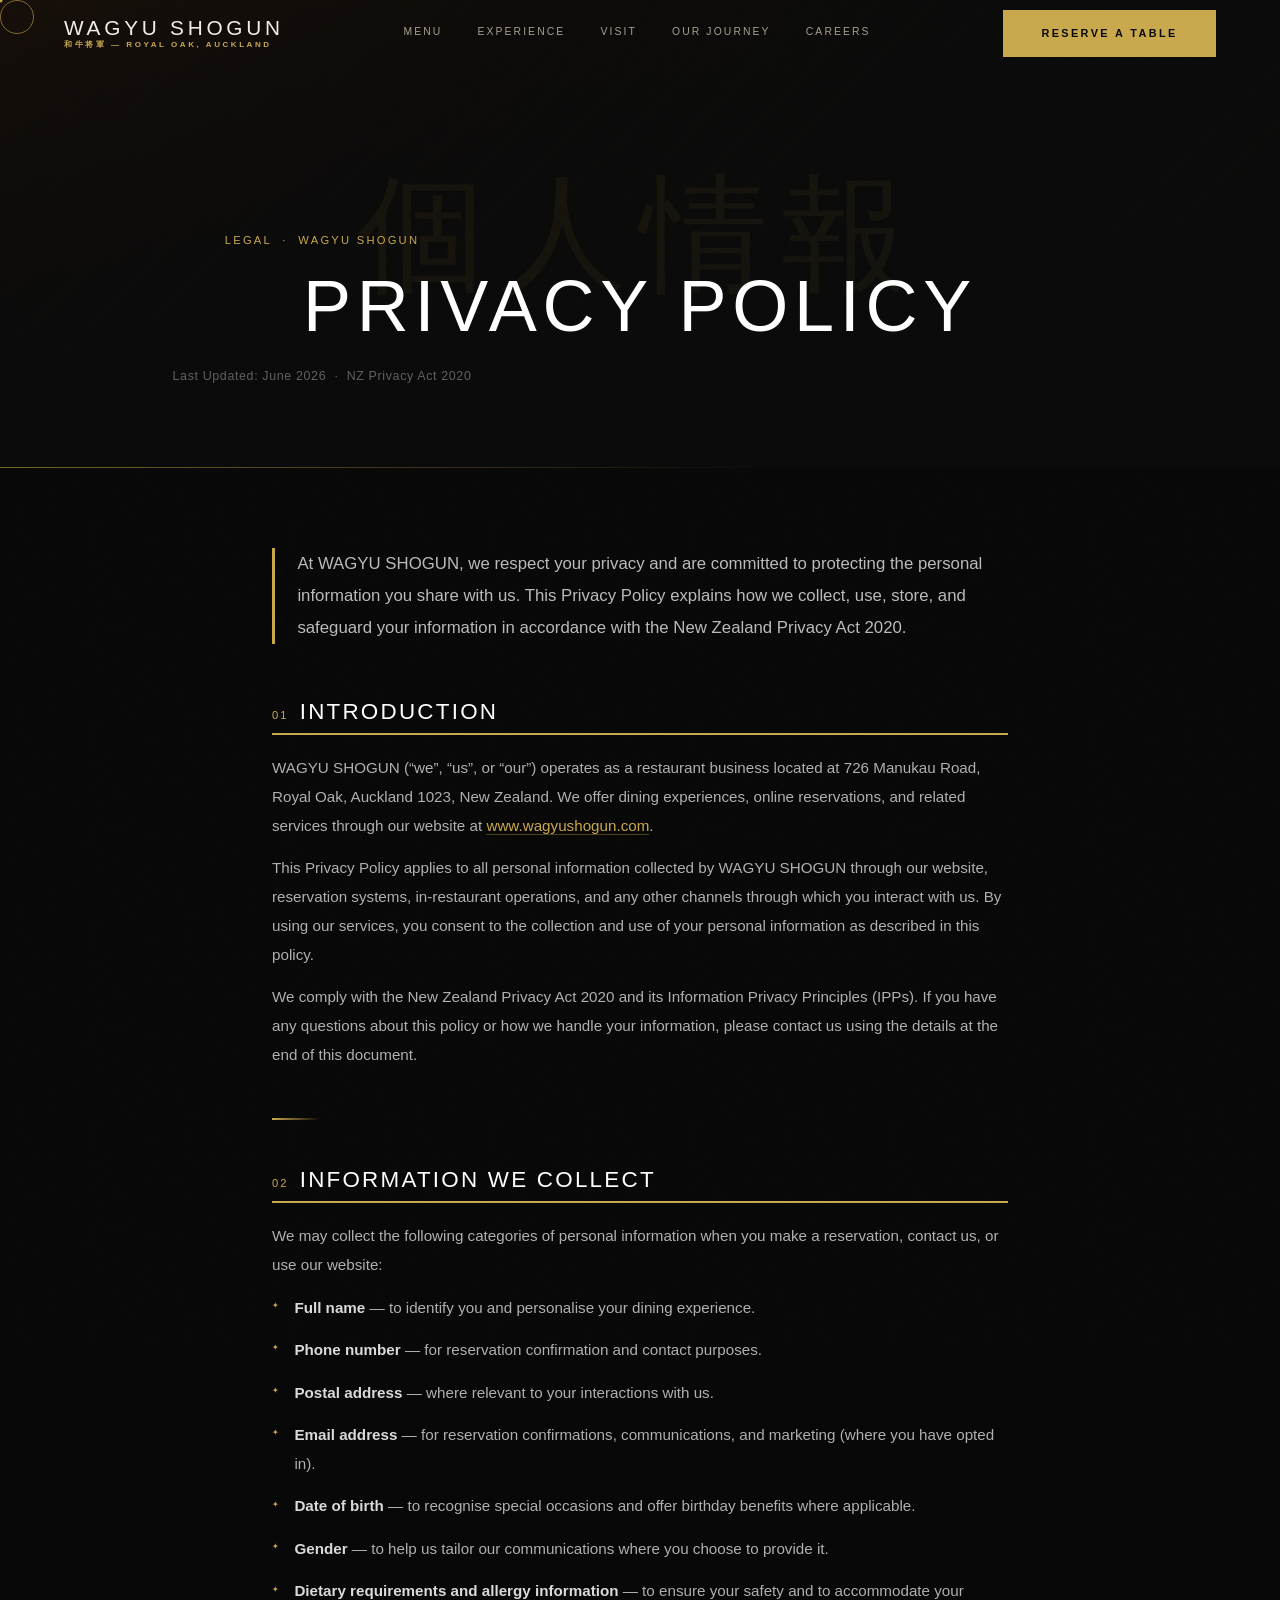
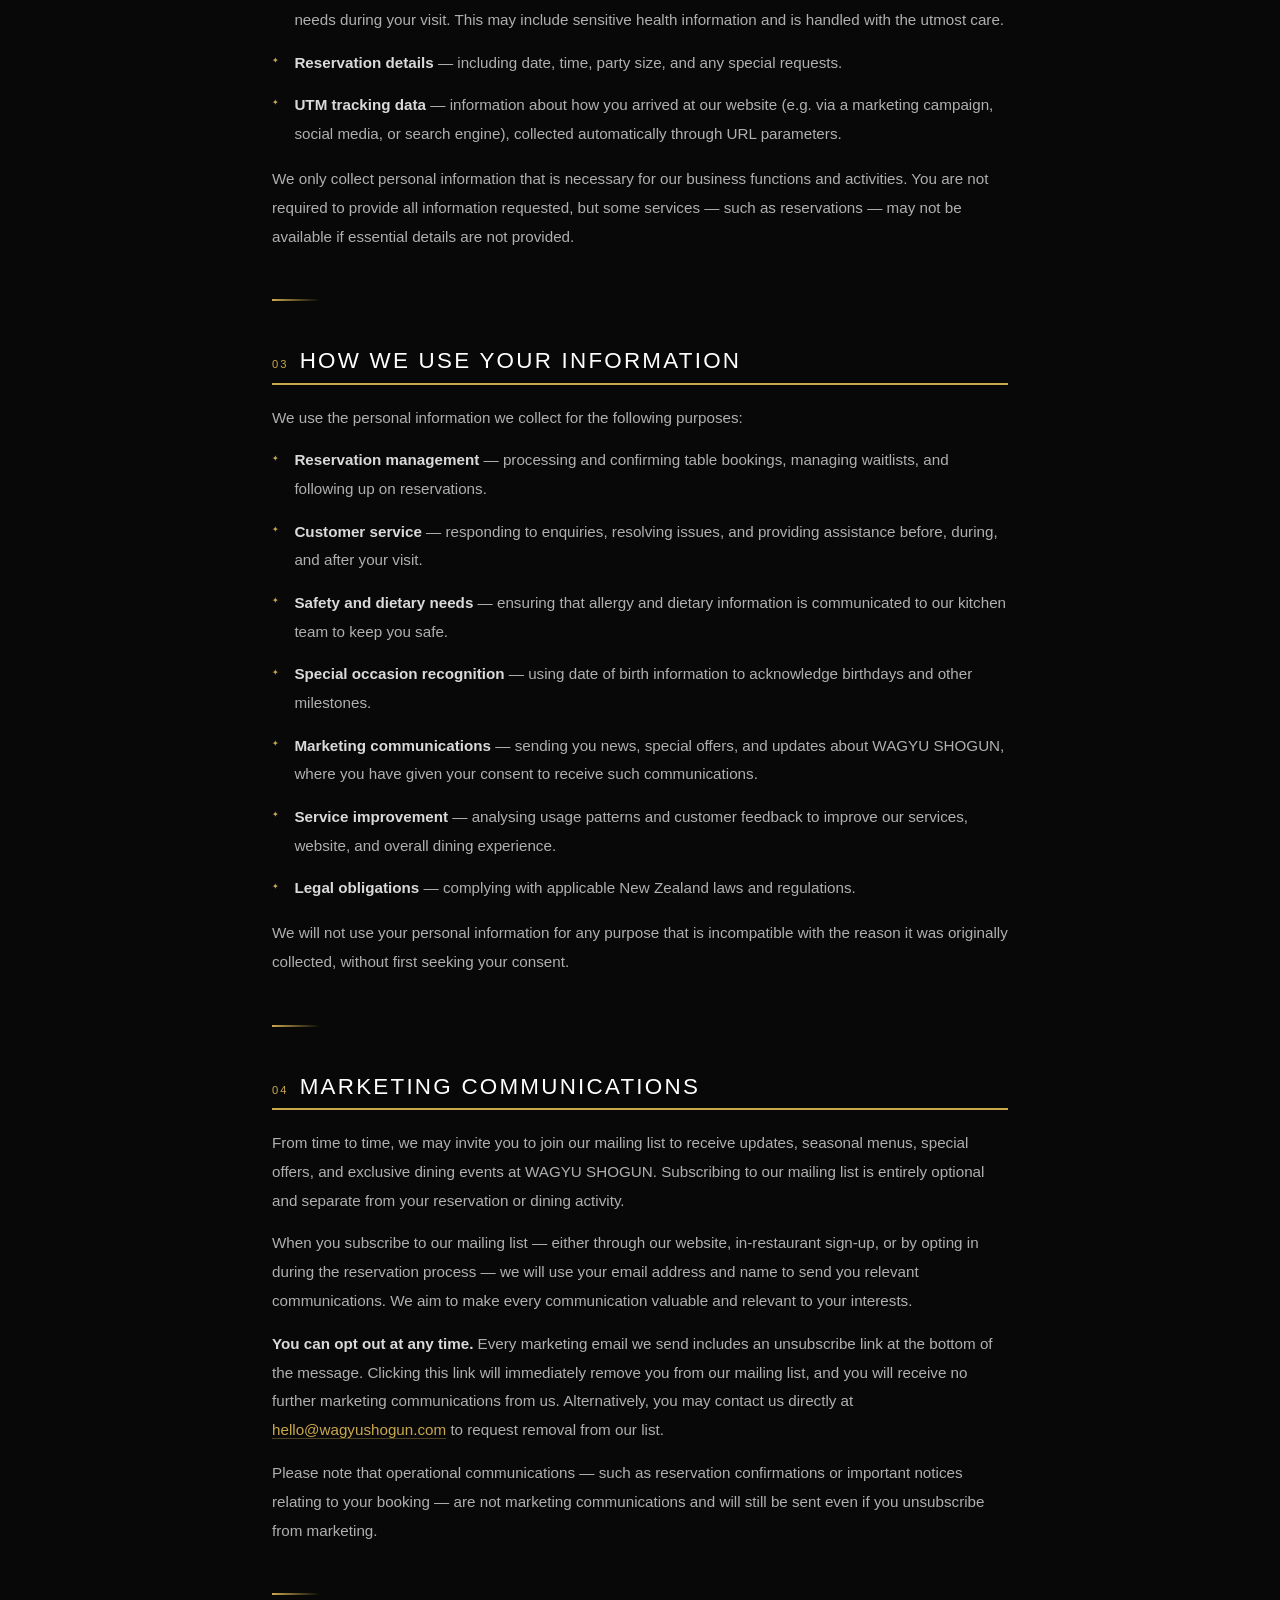
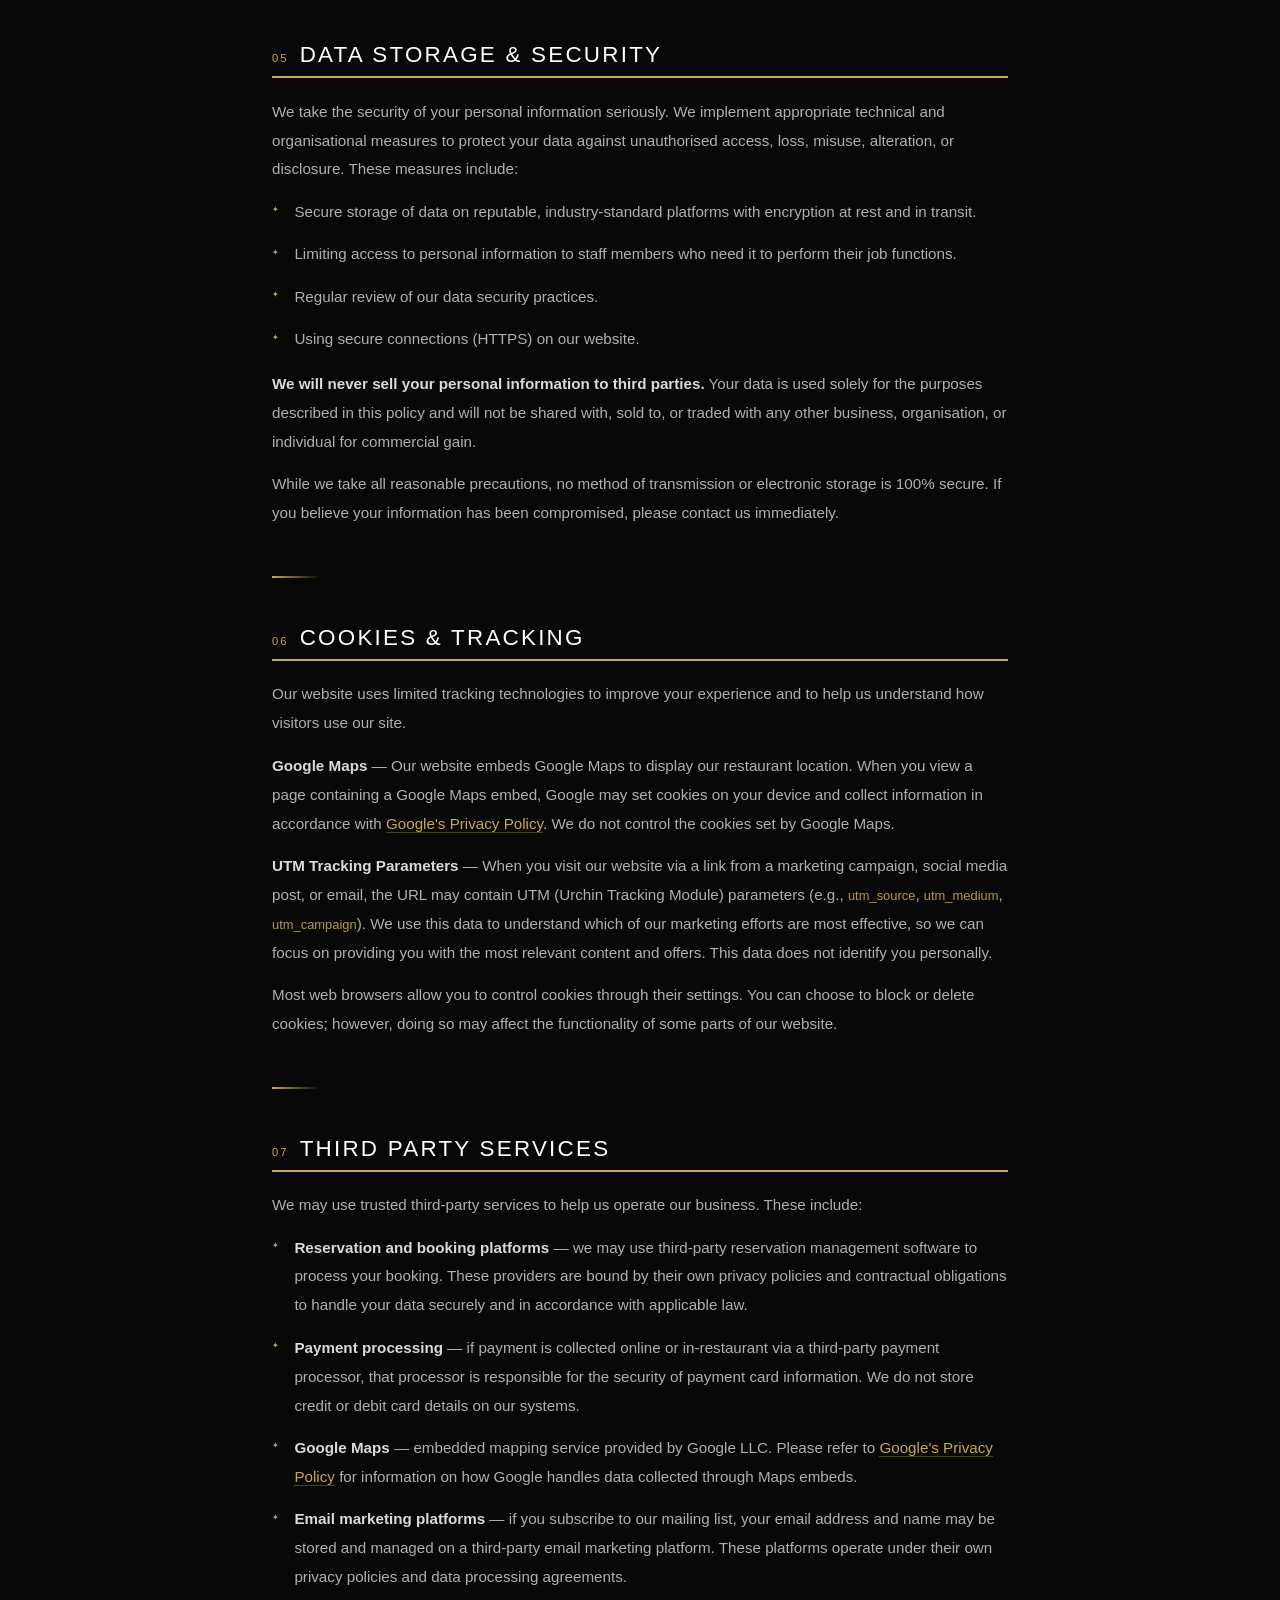
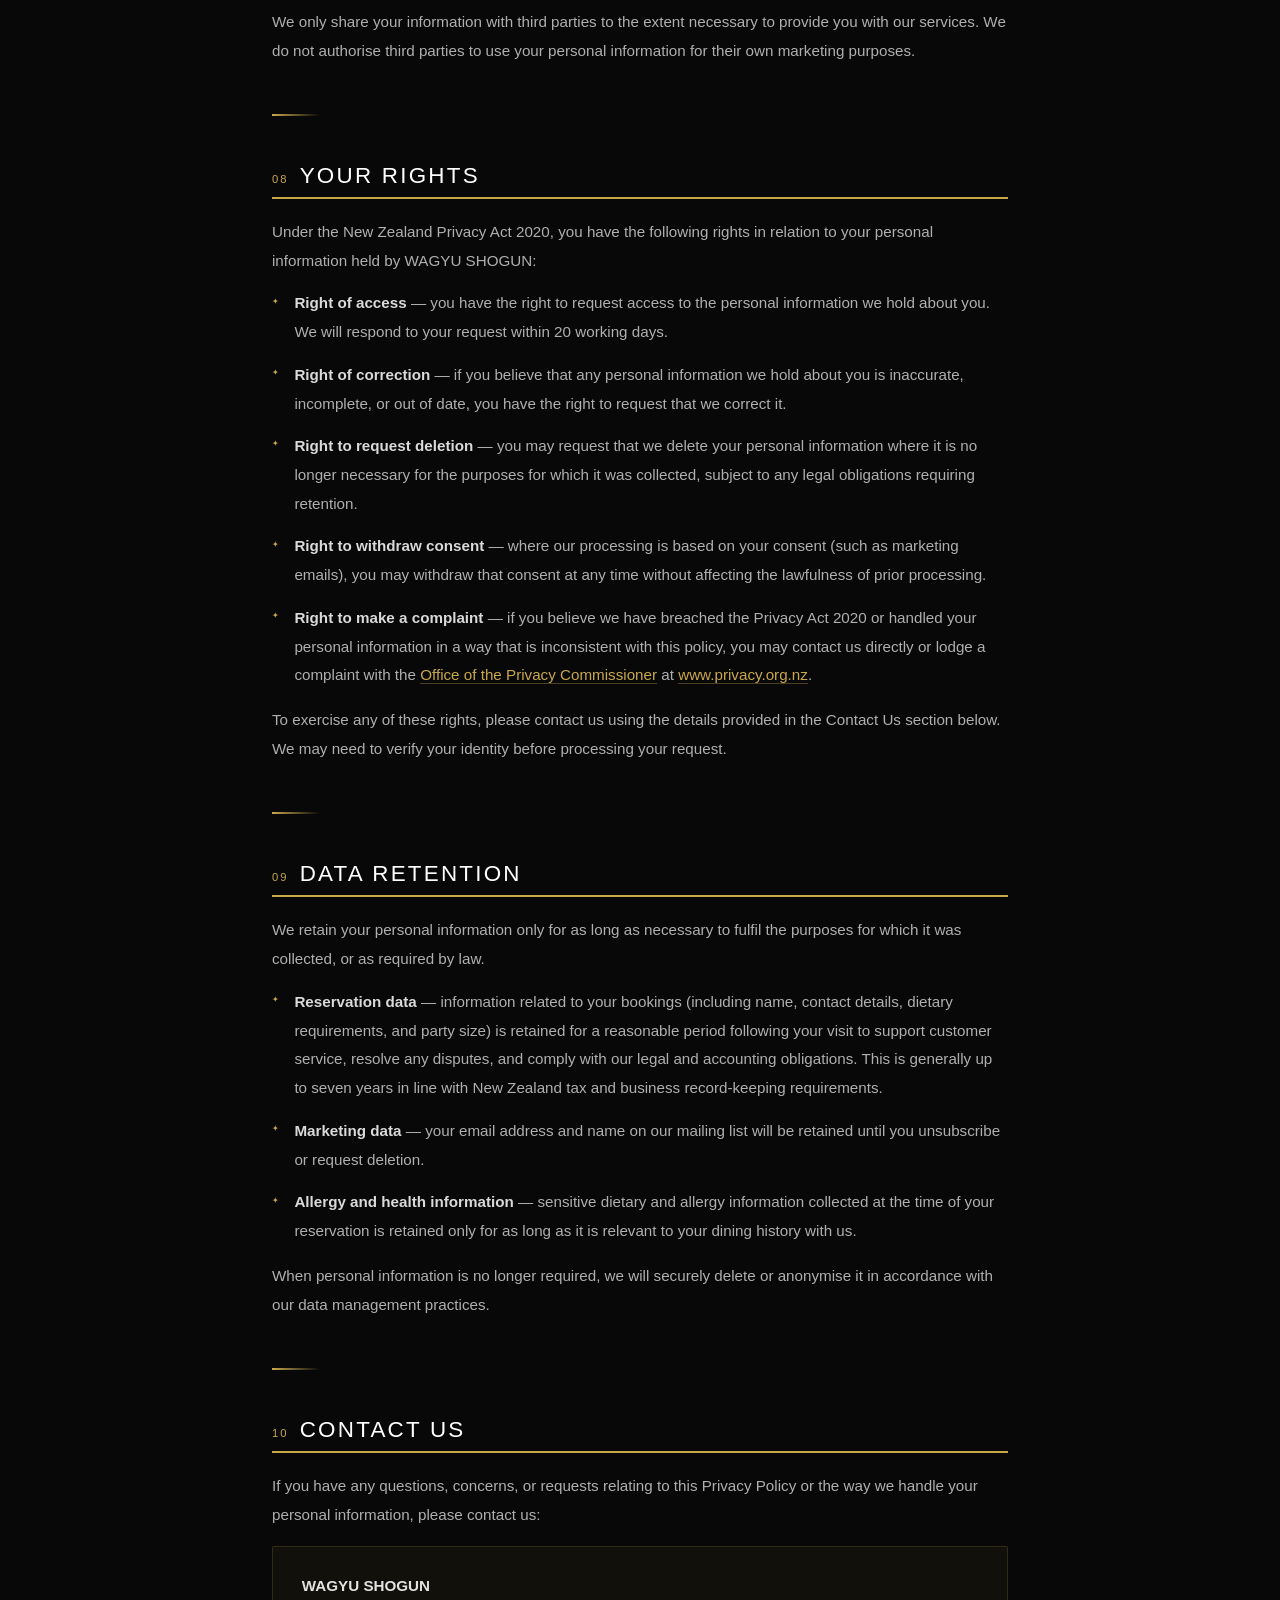
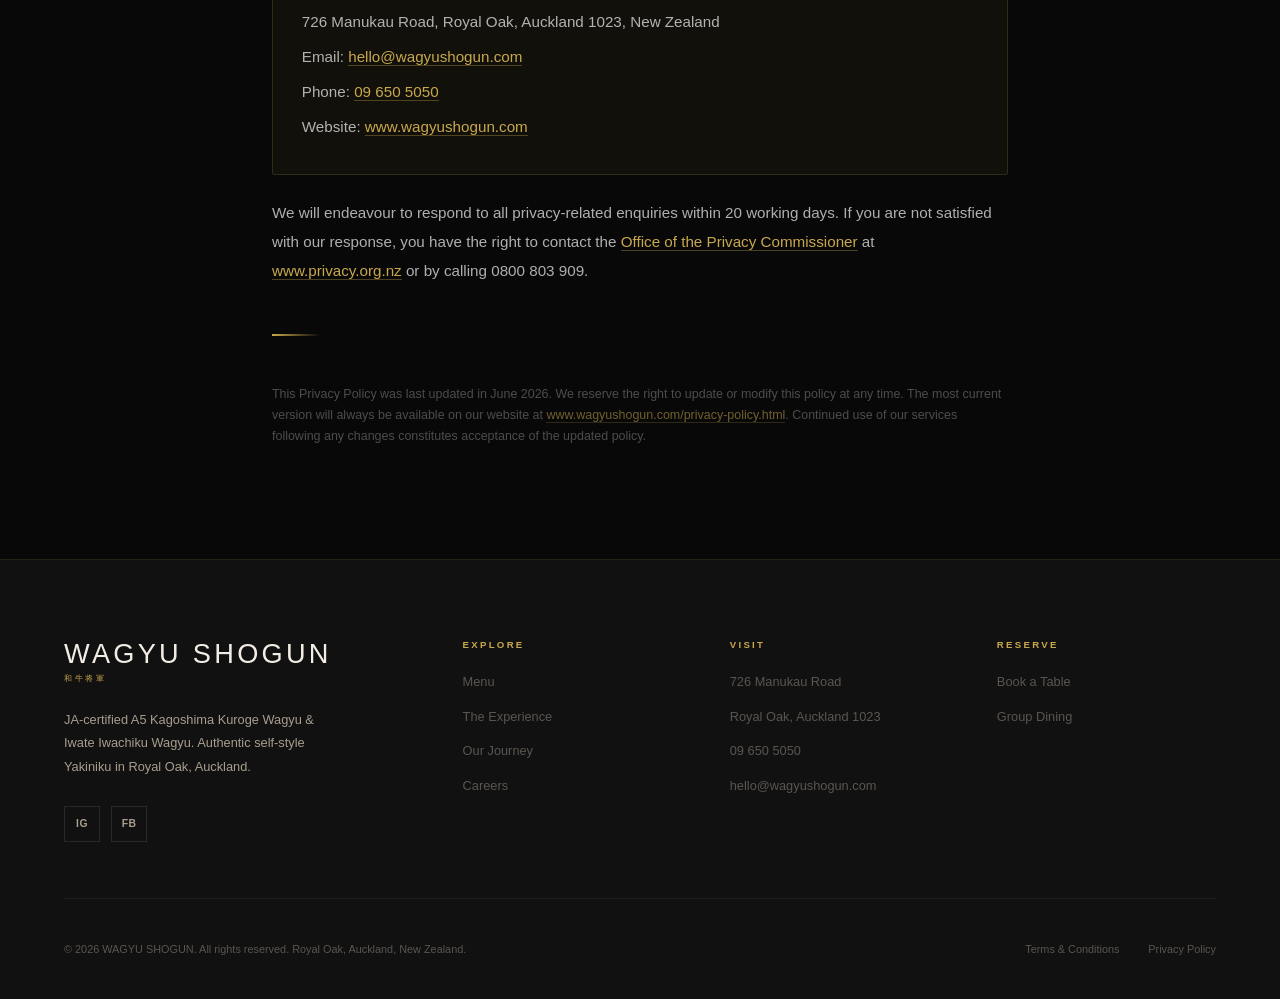
<file: privacy-policy.html>
<!DOCTYPE html>
<html lang="en">
<head>
  <meta charset="UTF-8">
  <meta name="viewport" content="width=device-width, initial-scale=1.0">
  <title>Privacy Policy | WAGYU SHOGUN | Royal Oak, Auckland</title>
  <meta name="description" content="Privacy Policy for WAGYU SHOGUN — how we collect, use, and protect your personal information in accordance with the New Zealand Privacy Act 2020.">
  <meta name="theme-color" content="#0A0A0A">
  <meta property="og:title" content="Privacy Policy | WAGYU SHOGUN">
  <meta property="og:description" content="Privacy Policy for WAGYU SHOGUN, Royal Oak, Auckland — NZ Privacy Act 2020 compliant.">
  <meta property="og:url" content="https://www.wagyushogun.com/privacy-policy.html">
  <meta property="og:type" content="website">

  <link rel="stylesheet" href="css/style.css">

  <style>
    /* ── Privacy Policy page styles ── */

    .page-hero {
      background: linear-gradient(to bottom, rgba(10,10,10,0.4) 0%, rgba(10,10,10,0.85) 60%, rgba(10,10,10,1) 100%),
                  linear-gradient(140deg, #1e1108 0%, #0e0b09 30%, #0a0a0a 65%, #0d0b09 100%);
      padding: 9rem 2rem 5rem;
      text-align: center;
      position: relative;
      overflow: hidden;
    }

    .page-hero::before {
      content: '';
      position: absolute;
      inset: 0;
      background-image: repeating-linear-gradient(
        -45deg,
        transparent,
        transparent 40px,
        rgba(201,168,76,0.018) 40px,
        rgba(201,168,76,0.018) 41px
      );
      pointer-events: none;
    }

    .page-hero-kanji {
      font-family: Impact, 'Arial Black', sans-serif;
      font-size: clamp(4rem, 10vw, 8rem);
      color: rgba(201, 168, 76, 0.06);
      position: absolute;
      top: 50%;
      left: 50%;
      transform: translate(-50%, -50%);
      white-space: nowrap;
      user-select: none;
      pointer-events: none;
      letter-spacing: 0.1em;
    }

    .page-hero-label {
      font-family: Arial, Helvetica, sans-serif;
      font-size: 0.7rem;
      letter-spacing: 0.2em;
      text-transform: uppercase;
      color: var(--gold, #C9A84C);
      margin-bottom: 1rem;
      position: relative;
      z-index: 1;
    }

    .page-hero h1 {
      font-family: Impact, 'Arial Black', sans-serif;
      font-size: clamp(2.4rem, 6vw, 4.5rem);
      font-weight: 400;
      letter-spacing: 0.08em;
      text-transform: uppercase;
      color: #fff;
      margin: 0;
      line-height: 1.1;
      position: relative;
      z-index: 1;
    }

    .page-hero-meta {
      font-family: Arial, Helvetica, sans-serif;
      font-size: 0.78rem;
      color: rgba(255,255,255,0.35);
      margin-top: 1.2rem;
      letter-spacing: 0.05em;
      position: relative;
      z-index: 1;
    }

    /* ── Policy content wrapper ── */
    .policy-wrap {
      max-width: 800px;
      margin: 0 auto;
      padding: 5rem 2rem 7rem;
    }

    .policy-intro {
      font-family: Arial, Helvetica, sans-serif;
      font-size: 1.05rem;
      line-height: 1.9;
      color: rgba(255,255,255,0.72);
      border-left: 3px solid var(--gold, #C9A84C);
      padding-left: 1.4rem;
      margin-bottom: 3.5rem;
    }

    /* ── Section headings ── */
    .policy-section {
      margin-bottom: 3rem;
    }

    .policy-section h2 {
      font-family: Impact, 'Arial Black', sans-serif;
      font-size: clamp(1.1rem, 2.5vw, 1.4rem);
      font-weight: 400;
      letter-spacing: 0.1em;
      text-transform: uppercase;
      color: #fff;
      padding-bottom: 0.6rem;
      border-bottom: 2px solid var(--gold, #C9A84C);
      margin-bottom: 1.2rem;
      display: flex;
      align-items: baseline;
      gap: 0.7rem;
    }

    .policy-section h2 .section-num {
      font-family: Arial, Helvetica, sans-serif;
      font-size: 0.7rem;
      letter-spacing: 0.18em;
      color: var(--gold, #C9A84C);
      font-weight: 400;
    }

    .policy-section p,
    .policy-section li {
      font-family: Arial, Helvetica, sans-serif;
      font-size: 0.95rem;
      line-height: 1.9;
      color: rgba(255,255,255,0.68);
      margin-bottom: 0.85rem;
    }

    .policy-section ul {
      list-style: none;
      padding: 0;
      margin: 0 0 1rem 0;
    }

    .policy-section ul li {
      padding-left: 1.4rem;
      position: relative;
    }

    .policy-section ul li::before {
      content: '✦';
      position: absolute;
      left: 0;
      color: var(--gold, #C9A84C);
      font-size: 0.5rem;
      top: 0.55em;
    }

    .policy-section a {
      color: var(--gold, #C9A84C);
      text-decoration: none;
      border-bottom: 1px solid rgba(201,168,76,0.35);
      transition: border-color 0.2s;
    }

    .policy-section a:hover {
      border-color: var(--gold, #C9A84C);
    }

    /* ── Contact box ── */
    .policy-contact-box {
      background: rgba(201,168,76,0.05);
      border: 1px solid rgba(201,168,76,0.18);
      border-radius: 2px;
      padding: 1.6rem 1.8rem;
      margin-top: 1rem;
    }

    .policy-contact-box p {
      margin-bottom: 0.4rem !important;
    }

    .policy-contact-box strong {
      color: rgba(255,255,255,0.88);
      font-family: Arial, Helvetica, sans-serif;
    }

    /* ── Divider ── */
    .policy-divider {
      width: 48px;
      height: 2px;
      background: linear-gradient(90deg, var(--gold, #C9A84C), transparent);
      margin: 3rem 0;
    }

    /* ── Responsive ── */
    @media (max-width: 600px) {
      .page-hero {
        padding: 8rem 1.2rem 4rem;
      }

      .policy-wrap {
        padding: 3.5rem 1.2rem 5rem;
      }

      .policy-section h2 {
        flex-direction: column;
        gap: 0.2rem;
      }
    }
  </style>
</head>
<body>

<!-- GRAIN -->
<div class="grain" aria-hidden="true"></div>

<!-- SCROLL PROGRESS -->
<div class="scroll-progress" aria-hidden="true"></div>

<!-- CUSTOM CURSOR -->
<div class="cursor-dot"  aria-hidden="true"></div>
<div class="cursor-ring" aria-hidden="true"></div>


<!-- ══════════════════════════════
     NAVIGATION
══════════════════════════════ -->
<header class="nav" role="banner">
  <a href="/" class="nav-logo" aria-label="WAGYU SHOGUN Home">
    <span class="nav-logo-main">WAGYU SHOGUN</span>
    <span class="nav-logo-sub">和牛将軍 — Royal Oak, Auckland</span>
  </a>
  <nav class="nav-links" aria-label="Main navigation">
    <a href="menu.html">Menu</a>
    <a href="index.html#experience">Experience</a>
    <a href="index.html#location">Visit</a>
    <a href="our-journey.html">Our Journey</a>
    <a href="careers.html">Careers</a>
  </nav>
  <a href="reservation.html" class="btn btn-gold nav-cta">Reserve a Table</a>
  <button class="nav-hamburger" aria-label="Open menu" aria-expanded="false">
    <span></span><span></span><span></span>
  </button>
</header>

<nav class="nav-mobile" aria-label="Mobile navigation">
  <a href="menu.html">Menu</a>
  <a href="index.html#experience">Experience</a>
  <a href="index.html#location">Visit Us</a>
  <a href="our-journey.html">Our Journey</a>
  <a href="careers.html">Careers</a>
  <a href="reservation.html" class="btn btn-gold">Reserve a Table</a>
</nav>


<!-- ══════════════════════════════
     PAGE HERO
══════════════════════════════ -->
<section class="page-hero" aria-label="Privacy Policy">
  <div class="page-hero-kanji" aria-hidden="true">個人情報</div>
  <p class="page-hero-label">Legal &nbsp;·&nbsp; WAGYU SHOGUN</p>
  <h1>Privacy Policy</h1>
  <p class="page-hero-meta">Last Updated: June 2026 &nbsp;·&nbsp; NZ Privacy Act 2020</p>
</section>


<!-- ══════════════════════════════
     POLICY CONTENT
══════════════════════════════ -->
<main>
  <div class="policy-wrap">

    <p class="policy-intro">
      At WAGYU SHOGUN, we respect your privacy and are committed to protecting
      the personal information you share with us. This Privacy Policy explains
      how we collect, use, store, and safeguard your information in accordance
      with the New Zealand Privacy Act 2020.
    </p>


    <!-- 1. Introduction -->
    <div class="policy-section">
      <h2><span class="section-num">01</span> Introduction</h2>
      <p>
        WAGYU SHOGUN (&ldquo;we&rdquo;, &ldquo;us&rdquo;, or &ldquo;our&rdquo;) operates as a restaurant
        business located at 726 Manukau Road, Royal Oak, Auckland 1023, New Zealand.
        We offer dining experiences, online reservations, and related services through
        our website at <a href="https://www.wagyushogun.com" target="_blank" rel="noopener">www.wagyushogun.com</a>.
      </p>
      <p>
        This Privacy Policy applies to all personal information collected by WAGYU SHOGUN
        through our website, reservation systems, in-restaurant operations, and any other
        channels through which you interact with us. By using our services, you consent
        to the collection and use of your personal information as described in this policy.
      </p>
      <p>
        We comply with the New Zealand Privacy Act 2020 and its Information Privacy
        Principles (IPPs). If you have any questions about this policy or how we handle
        your information, please contact us using the details at the end of this document.
      </p>
    </div>

    <div class="policy-divider"></div>


    <!-- 2. Information We Collect -->
    <div class="policy-section">
      <h2><span class="section-num">02</span> Information We Collect</h2>
      <p>
        We may collect the following categories of personal information when you make
        a reservation, contact us, or use our website:
      </p>
      <ul>
        <li><strong style="color:rgba(255,255,255,0.85);">Full name</strong> — to identify you and personalise your dining experience.</li>
        <li><strong style="color:rgba(255,255,255,0.85);">Phone number</strong> — for reservation confirmation and contact purposes.</li>
        <li><strong style="color:rgba(255,255,255,0.85);">Postal address</strong> — where relevant to your interactions with us.</li>
        <li><strong style="color:rgba(255,255,255,0.85);">Email address</strong> — for reservation confirmations, communications, and marketing (where you have opted in).</li>
        <li><strong style="color:rgba(255,255,255,0.85);">Date of birth</strong> — to recognise special occasions and offer birthday benefits where applicable.</li>
        <li><strong style="color:rgba(255,255,255,0.85);">Gender</strong> — to help us tailor our communications where you choose to provide it.</li>
        <li><strong style="color:rgba(255,255,255,0.85);">Dietary requirements and allergy information</strong> — to ensure your safety and to accommodate your needs during your visit. This may include sensitive health information and is handled with the utmost care.</li>
        <li><strong style="color:rgba(255,255,255,0.85);">Reservation details</strong> — including date, time, party size, and any special requests.</li>
        <li><strong style="color:rgba(255,255,255,0.85);">UTM tracking data</strong> — information about how you arrived at our website (e.g. via a marketing campaign, social media, or search engine), collected automatically through URL parameters.</li>
      </ul>
      <p>
        We only collect personal information that is necessary for our business functions
        and activities. You are not required to provide all information requested, but
        some services — such as reservations — may not be available if essential details
        are not provided.
      </p>
    </div>

    <div class="policy-divider"></div>


    <!-- 3. How We Use Your Information -->
    <div class="policy-section">
      <h2><span class="section-num">03</span> How We Use Your Information</h2>
      <p>
        We use the personal information we collect for the following purposes:
      </p>
      <ul>
        <li><strong style="color:rgba(255,255,255,0.85);">Reservation management</strong> — processing and confirming table bookings, managing waitlists, and following up on reservations.</li>
        <li><strong style="color:rgba(255,255,255,0.85);">Customer service</strong> — responding to enquiries, resolving issues, and providing assistance before, during, and after your visit.</li>
        <li><strong style="color:rgba(255,255,255,0.85);">Safety and dietary needs</strong> — ensuring that allergy and dietary information is communicated to our kitchen team to keep you safe.</li>
        <li><strong style="color:rgba(255,255,255,0.85);">Special occasion recognition</strong> — using date of birth information to acknowledge birthdays and other milestones.</li>
        <li><strong style="color:rgba(255,255,255,0.85);">Marketing communications</strong> — sending you news, special offers, and updates about WAGYU SHOGUN, where you have given your consent to receive such communications.</li>
        <li><strong style="color:rgba(255,255,255,0.85);">Service improvement</strong> — analysing usage patterns and customer feedback to improve our services, website, and overall dining experience.</li>
        <li><strong style="color:rgba(255,255,255,0.85);">Legal obligations</strong> — complying with applicable New Zealand laws and regulations.</li>
      </ul>
      <p>
        We will not use your personal information for any purpose that is incompatible
        with the reason it was originally collected, without first seeking your consent.
      </p>
    </div>

    <div class="policy-divider"></div>


    <!-- 4. Marketing Communications -->
    <div class="policy-section">
      <h2><span class="section-num">04</span> Marketing Communications</h2>
      <p>
        From time to time, we may invite you to join our mailing list to receive
        updates, seasonal menus, special offers, and exclusive dining events at
        WAGYU SHOGUN. Subscribing to our mailing list is entirely optional and
        separate from your reservation or dining activity.
      </p>
      <p>
        When you subscribe to our mailing list — either through our website,
        in-restaurant sign-up, or by opting in during the reservation process —
        we will use your email address and name to send you relevant communications.
        We aim to make every communication valuable and relevant to your interests.
      </p>
      <p>
        <strong style="color:rgba(255,255,255,0.85);">You can opt out at any time.</strong>
        Every marketing email we send includes an unsubscribe link at the bottom
        of the message. Clicking this link will immediately remove you from our
        mailing list, and you will receive no further marketing communications from us.
        Alternatively, you may contact us directly at
        <a href="mailto:hello@wagyushogun.com">hello@wagyushogun.com</a>
        to request removal from our list.
      </p>
      <p>
        Please note that operational communications — such as reservation confirmations
        or important notices relating to your booking — are not marketing communications
        and will still be sent even if you unsubscribe from marketing.
      </p>
    </div>

    <div class="policy-divider"></div>


    <!-- 5. Data Storage & Security -->
    <div class="policy-section">
      <h2><span class="section-num">05</span> Data Storage &amp; Security</h2>
      <p>
        We take the security of your personal information seriously. We implement
        appropriate technical and organisational measures to protect your data
        against unauthorised access, loss, misuse, alteration, or disclosure.
        These measures include:
      </p>
      <ul>
        <li>Secure storage of data on reputable, industry-standard platforms with encryption at rest and in transit.</li>
        <li>Limiting access to personal information to staff members who need it to perform their job functions.</li>
        <li>Regular review of our data security practices.</li>
        <li>Using secure connections (HTTPS) on our website.</li>
      </ul>
      <p>
        <strong style="color:rgba(255,255,255,0.85);">We will never sell your personal information to third parties.</strong>
        Your data is used solely for the purposes described in this policy and will
        not be shared with, sold to, or traded with any other business, organisation,
        or individual for commercial gain.
      </p>
      <p>
        While we take all reasonable precautions, no method of transmission or
        electronic storage is 100% secure. If you believe your information has
        been compromised, please contact us immediately.
      </p>
    </div>

    <div class="policy-divider"></div>


    <!-- 6. Cookies & Tracking -->
    <div class="policy-section">
      <h2><span class="section-num">06</span> Cookies &amp; Tracking</h2>
      <p>
        Our website uses limited tracking technologies to improve your experience
        and to help us understand how visitors use our site.
      </p>
      <p>
        <strong style="color:rgba(255,255,255,0.85);">Google Maps</strong> — Our website embeds Google Maps to display our restaurant
        location. When you view a page containing a Google Maps embed, Google may set
        cookies on your device and collect information in accordance with
        <a href="https://policies.google.com/privacy" target="_blank" rel="noopener">Google's Privacy Policy</a>.
        We do not control the cookies set by Google Maps.
      </p>
      <p>
        <strong style="color:rgba(255,255,255,0.85);">UTM Tracking Parameters</strong> — When you visit our website via a link from
        a marketing campaign, social media post, or email, the URL may contain UTM
        (Urchin Tracking Module) parameters (e.g., <code style="font-family:Arial,monospace;font-size:0.85em;color:rgba(201,168,76,0.9);">utm_source</code>,
        <code style="font-family:Arial,monospace;font-size:0.85em;color:rgba(201,168,76,0.9);">utm_medium</code>,
        <code style="font-family:Arial,monospace;font-size:0.85em;color:rgba(201,168,76,0.9);">utm_campaign</code>).
        We use this data to understand which of our marketing efforts are most effective,
        so we can focus on providing you with the most relevant content and offers.
        This data does not identify you personally.
      </p>
      <p>
        Most web browsers allow you to control cookies through their settings. You
        can choose to block or delete cookies; however, doing so may affect the
        functionality of some parts of our website.
      </p>
    </div>

    <div class="policy-divider"></div>


    <!-- 7. Third Party Services -->
    <div class="policy-section">
      <h2><span class="section-num">07</span> Third Party Services</h2>
      <p>
        We may use trusted third-party services to help us operate our business.
        These include:
      </p>
      <ul>
        <li>
          <strong style="color:rgba(255,255,255,0.85);">Reservation and booking platforms</strong> — we may use third-party reservation
          management software to process your booking. These providers are bound by
          their own privacy policies and contractual obligations to handle your data
          securely and in accordance with applicable law.
        </li>
        <li>
          <strong style="color:rgba(255,255,255,0.85);">Payment processing</strong> — if payment is collected online or in-restaurant via
          a third-party payment processor, that processor is responsible for the
          security of payment card information. We do not store credit or debit card
          details on our systems.
        </li>
        <li>
          <strong style="color:rgba(255,255,255,0.85);">Google Maps</strong> — embedded mapping service provided by Google LLC.
          Please refer to <a href="https://policies.google.com/privacy" target="_blank" rel="noopener">Google's Privacy Policy</a>
          for information on how Google handles data collected through Maps embeds.
        </li>
        <li>
          <strong style="color:rgba(255,255,255,0.85);">Email marketing platforms</strong> — if you subscribe to our mailing list,
          your email address and name may be stored and managed on a third-party
          email marketing platform. These platforms operate under their own privacy
          policies and data processing agreements.
        </li>
      </ul>
      <p>
        We only share your information with third parties to the extent necessary to
        provide you with our services. We do not authorise third parties to use your
        personal information for their own marketing purposes.
      </p>
    </div>

    <div class="policy-divider"></div>


    <!-- 8. Your Rights -->
    <div class="policy-section">
      <h2><span class="section-num">08</span> Your Rights</h2>
      <p>
        Under the New Zealand Privacy Act 2020, you have the following rights in
        relation to your personal information held by WAGYU SHOGUN:
      </p>
      <ul>
        <li>
          <strong style="color:rgba(255,255,255,0.85);">Right of access</strong> — you have the right to request access to the personal
          information we hold about you. We will respond to your request within
          20 working days.
        </li>
        <li>
          <strong style="color:rgba(255,255,255,0.85);">Right of correction</strong> — if you believe that any personal information
          we hold about you is inaccurate, incomplete, or out of date, you have the
          right to request that we correct it.
        </li>
        <li>
          <strong style="color:rgba(255,255,255,0.85);">Right to request deletion</strong> — you may request that we delete your
          personal information where it is no longer necessary for the purposes for
          which it was collected, subject to any legal obligations requiring retention.
        </li>
        <li>
          <strong style="color:rgba(255,255,255,0.85);">Right to withdraw consent</strong> — where our processing is based on your
          consent (such as marketing emails), you may withdraw that consent at any
          time without affecting the lawfulness of prior processing.
        </li>
        <li>
          <strong style="color:rgba(255,255,255,0.85);">Right to make a complaint</strong> — if you believe we have breached the
          Privacy Act 2020 or handled your personal information in a way that is
          inconsistent with this policy, you may contact us directly or lodge a
          complaint with the
          <a href="https://www.privacy.org.nz" target="_blank" rel="noopener">Office of the Privacy Commissioner</a>
          at <a href="https://www.privacy.org.nz" target="_blank" rel="noopener">www.privacy.org.nz</a>.
        </li>
      </ul>
      <p>
        To exercise any of these rights, please contact us using the details provided
        in the Contact Us section below. We may need to verify your identity before
        processing your request.
      </p>
    </div>

    <div class="policy-divider"></div>


    <!-- 9. Data Retention -->
    <div class="policy-section">
      <h2><span class="section-num">09</span> Data Retention</h2>
      <p>
        We retain your personal information only for as long as necessary to fulfil
        the purposes for which it was collected, or as required by law.
      </p>
      <ul>
        <li>
          <strong style="color:rgba(255,255,255,0.85);">Reservation data</strong> — information related to your bookings (including name,
          contact details, dietary requirements, and party size) is retained for a
          reasonable period following your visit to support customer service, resolve
          any disputes, and comply with our legal and accounting obligations. This
          is generally up to seven years in line with New Zealand tax and business
          record-keeping requirements.
        </li>
        <li>
          <strong style="color:rgba(255,255,255,0.85);">Marketing data</strong> — your email address and name on our mailing list will
          be retained until you unsubscribe or request deletion.
        </li>
        <li>
          <strong style="color:rgba(255,255,255,0.85);">Allergy and health information</strong> — sensitive dietary and allergy
          information collected at the time of your reservation is retained only for
          as long as it is relevant to your dining history with us.
        </li>
      </ul>
      <p>
        When personal information is no longer required, we will securely delete or
        anonymise it in accordance with our data management practices.
      </p>
    </div>

    <div class="policy-divider"></div>


    <!-- 10. Contact Us -->
    <div class="policy-section">
      <h2><span class="section-num">10</span> Contact Us</h2>
      <p>
        If you have any questions, concerns, or requests relating to this Privacy
        Policy or the way we handle your personal information, please contact us:
      </p>

      <div class="policy-contact-box">
        <p><strong>WAGYU SHOGUN</strong></p>
        <p>726 Manukau Road, Royal Oak, Auckland 1023, New Zealand</p>
        <p>
          Email: <a href="mailto:hello@wagyushogun.com">hello@wagyushogun.com</a>
        </p>
        <p>
          Phone: <a href="tel:+6496505050">09 650 5050</a>
        </p>
        <p>
          Website: <a href="https://www.wagyushogun.com" target="_blank" rel="noopener">www.wagyushogun.com</a>
        </p>
      </div>

      <p style="margin-top:1.5rem;">
        We will endeavour to respond to all privacy-related enquiries within
        20 working days. If you are not satisfied with our response, you have
        the right to contact the
        <a href="https://www.privacy.org.nz" target="_blank" rel="noopener">Office of the Privacy Commissioner</a>
        at <a href="https://www.privacy.org.nz" target="_blank" rel="noopener">www.privacy.org.nz</a>
        or by calling 0800 803 909.
      </p>
    </div>

    <div class="policy-divider"></div>

    <p style="font-family:Arial,Helvetica,sans-serif;font-size:0.78rem;color:rgba(255,255,255,0.28);line-height:1.7;">
      This Privacy Policy was last updated in June 2026. We reserve the right to update
      or modify this policy at any time. The most current version will always be available
      on our website at
      <a href="https://www.wagyushogun.com/privacy-policy.html" style="color:rgba(201,168,76,0.55);border-bottom:1px solid rgba(201,168,76,0.2);">www.wagyushogun.com/privacy-policy.html</a>.
      Continued use of our services following any changes constitutes acceptance of
      the updated policy.
    </p>

  </div>
</main>


<!-- ══════════════════════════════
     FOOTER
══════════════════════════════ -->
<footer role="contentinfo">
  <div class="footer-top">
    <div class="footer-brand">
      <div>
        <div class="footer-logo-main">WAGYU SHOGUN</div>
        <div class="footer-logo-sub">和牛将軍</div>
      </div>
      <p>JA-certified A5 Kagoshima Kuroge Wagyu &amp; Iwate Iwachiku Wagyu. Authentic self-style Yakiniku in Royal Oak, Auckland.</p>
      <div class="footer-social">
        <a href="https://www.instagram.com/wagyushogun/" target="_blank" rel="noopener" aria-label="Instagram">IG</a>
        <a href="https://www.facebook.com/wagyushogun/" target="_blank" rel="noopener" aria-label="Facebook">FB</a>
      </div>
    </div>
    <div class="footer-col">
      <h4>Explore</h4>
      <ul>
        <li><a href="menu.html">Menu</a></li>
        <li><a href="index.html#experience">The Experience</a></li>
        <li><a href="our-journey.html">Our Journey</a></li>
        <li><a href="careers.html">Careers</a></li>
      </ul>
    </div>
    <div class="footer-col">
      <h4>Visit</h4>
      <ul>
        <li><a href="index.html#location">726 Manukau Road</a></li>
        <li><a href="index.html#location">Royal Oak, Auckland 1023</a></li>
        <li><a href="tel:+6496505050">09 650 5050</a></li>
        <li><a href="mailto:hello@wagyushogun.com">hello@wagyushogun.com</a></li>
      </ul>
    </div>
    <div class="footer-col">
      <h4>Reserve</h4>
      <ul>
        <li><a href="reservation.html" target="_blank" rel="noopener">Book a Table</a></li>
        <li><a href="reservation.html" target="_blank" rel="noopener">Group Dining</a></li>
      </ul>
    </div>
  </div>
  <div class="footer-bottom">
    <p>&copy; 2026 WAGYU SHOGUN. All rights reserved. Royal Oak, Auckland, New Zealand.</p>
    <div class="footer-legal">
      <a href="terms-and-conditions.html">Terms &amp; Conditions</a>
      <a href="privacy-policy.html">Privacy Policy</a>
    </div>
  </div>
</footer>

<script src="js/main.js"></script>
</body>
</html>
</file>
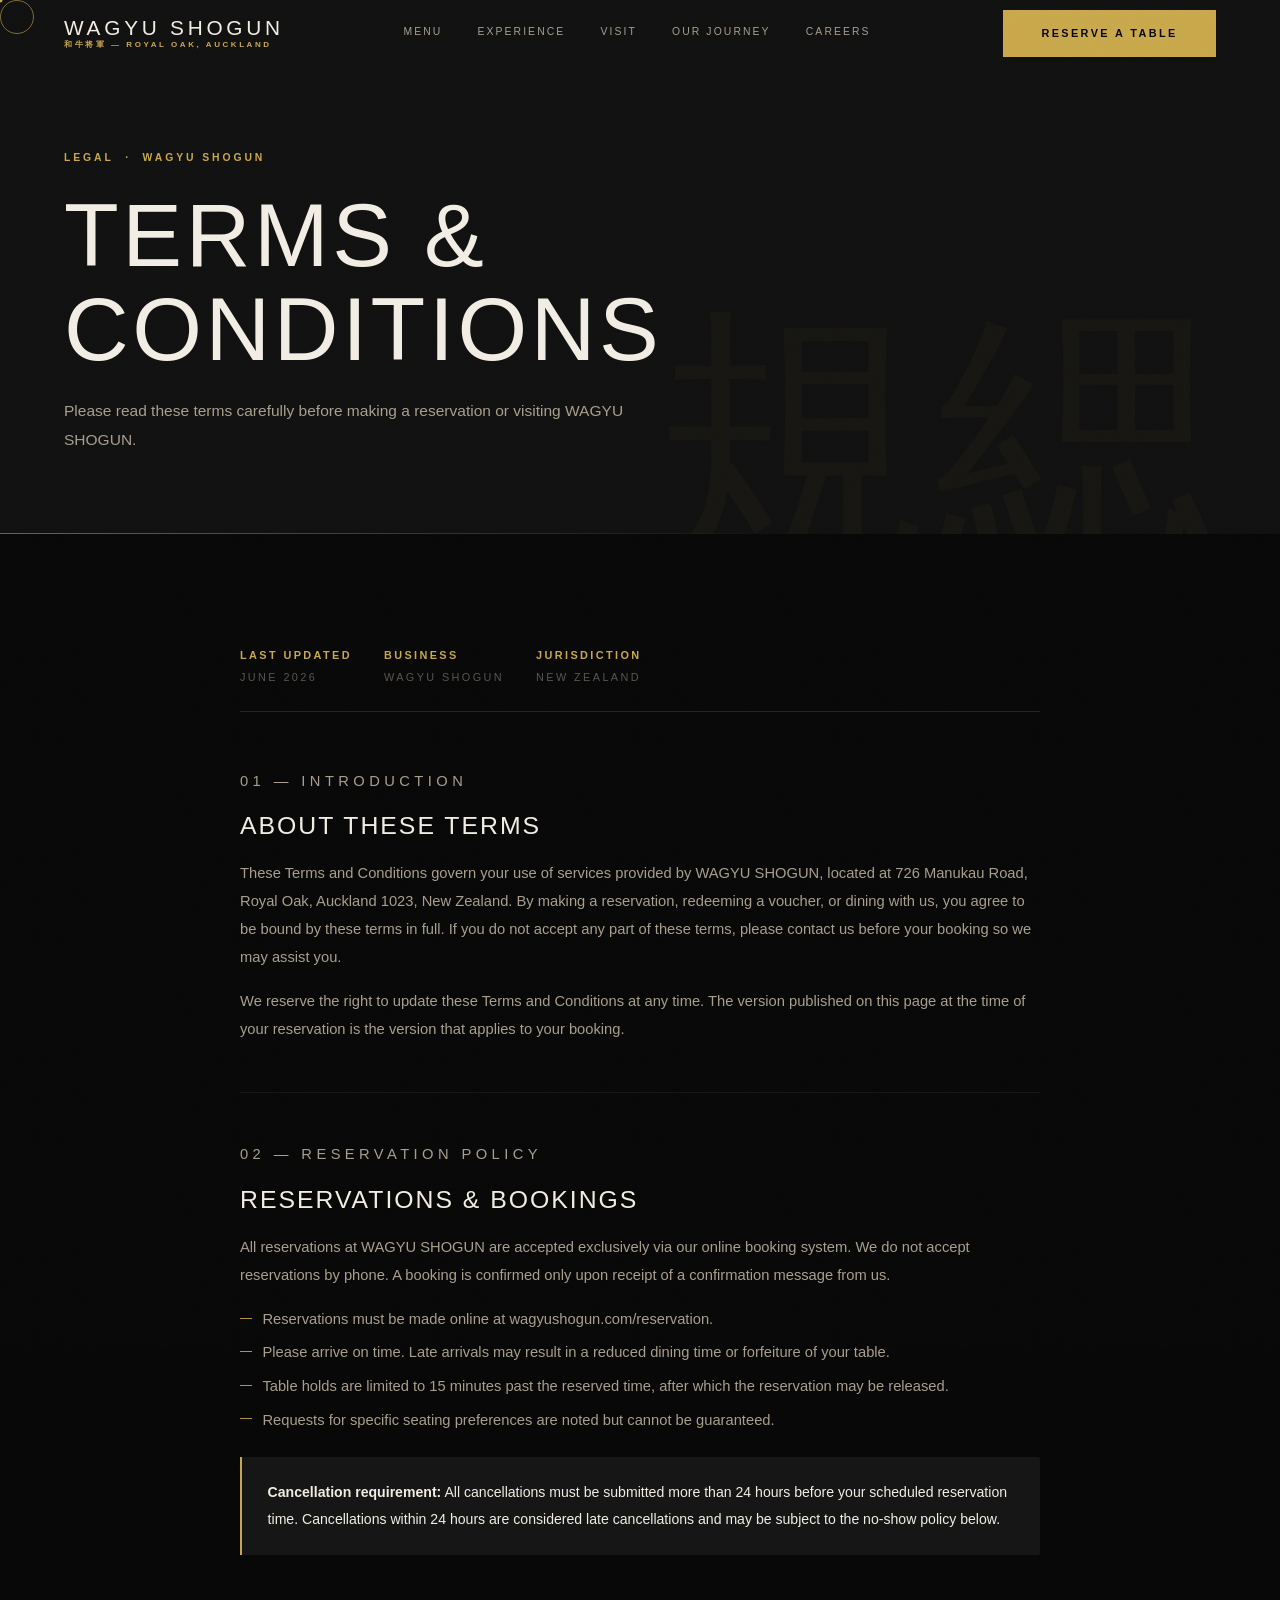
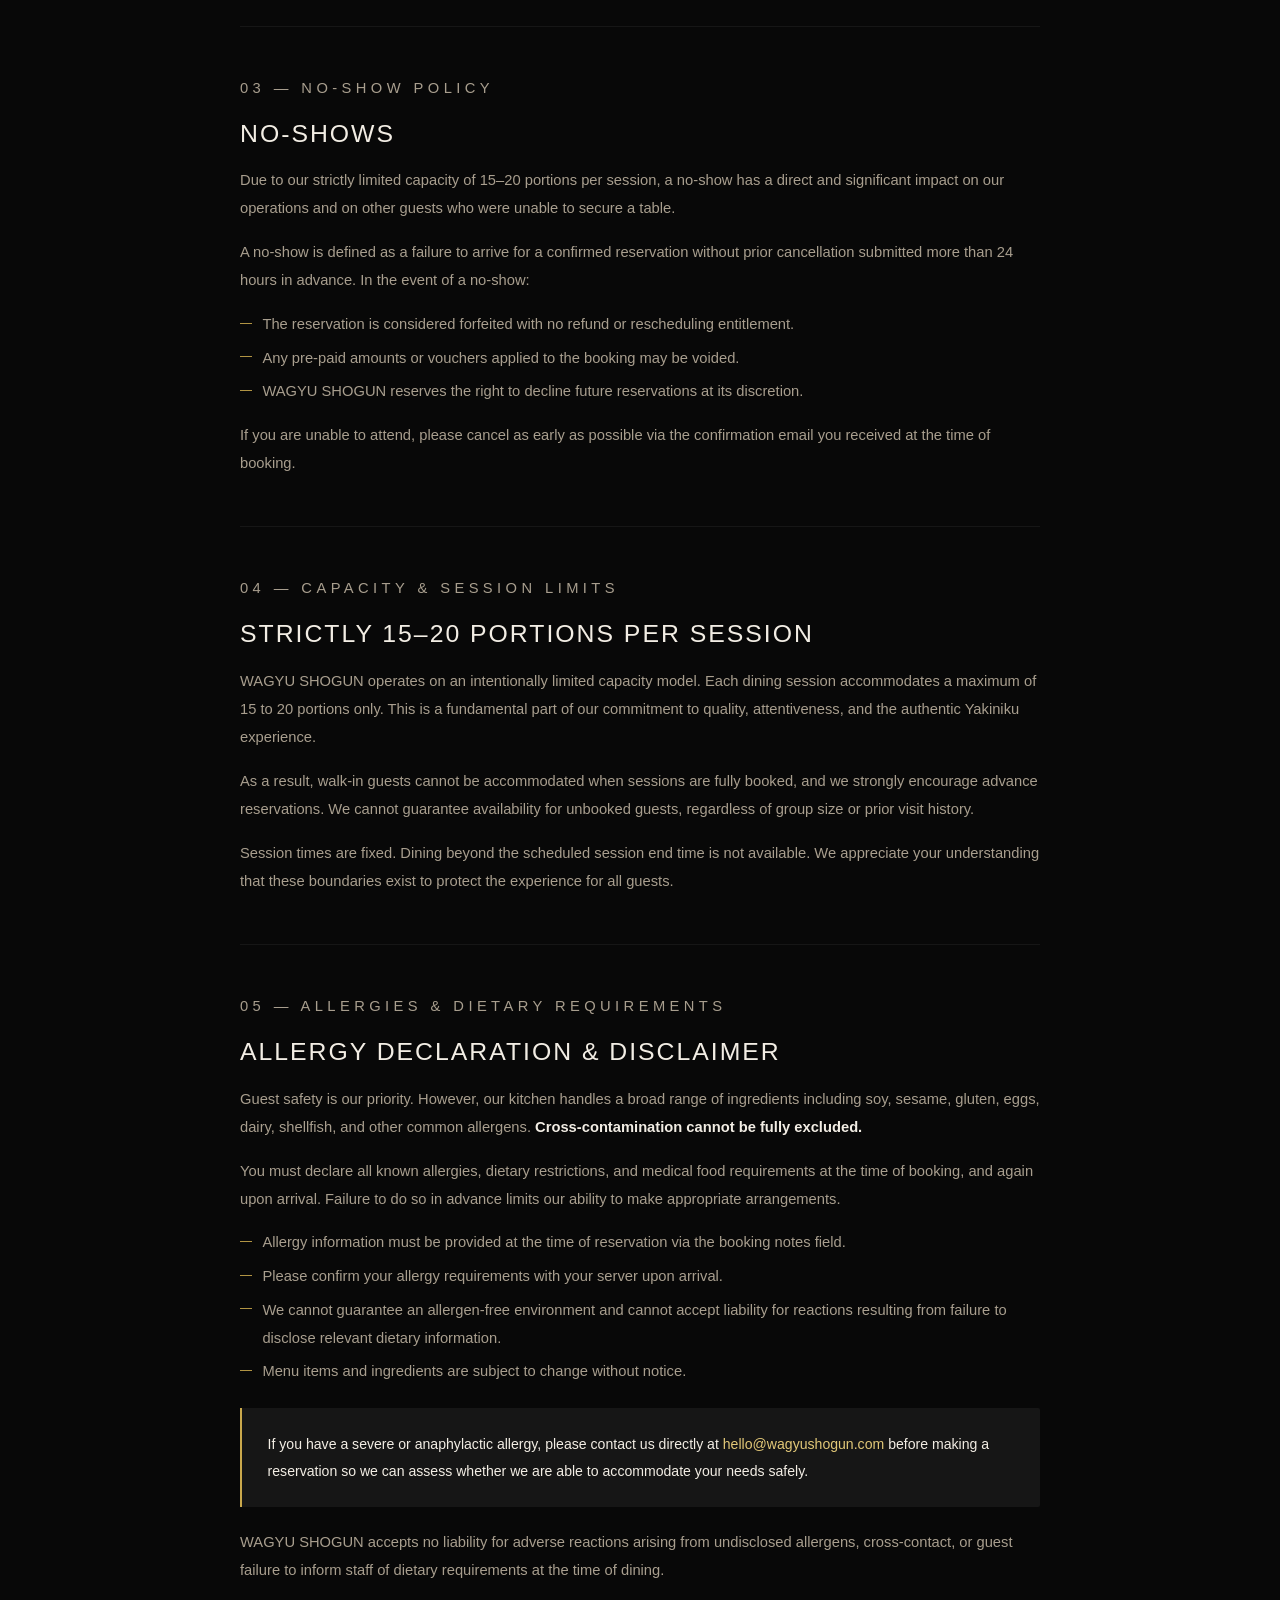
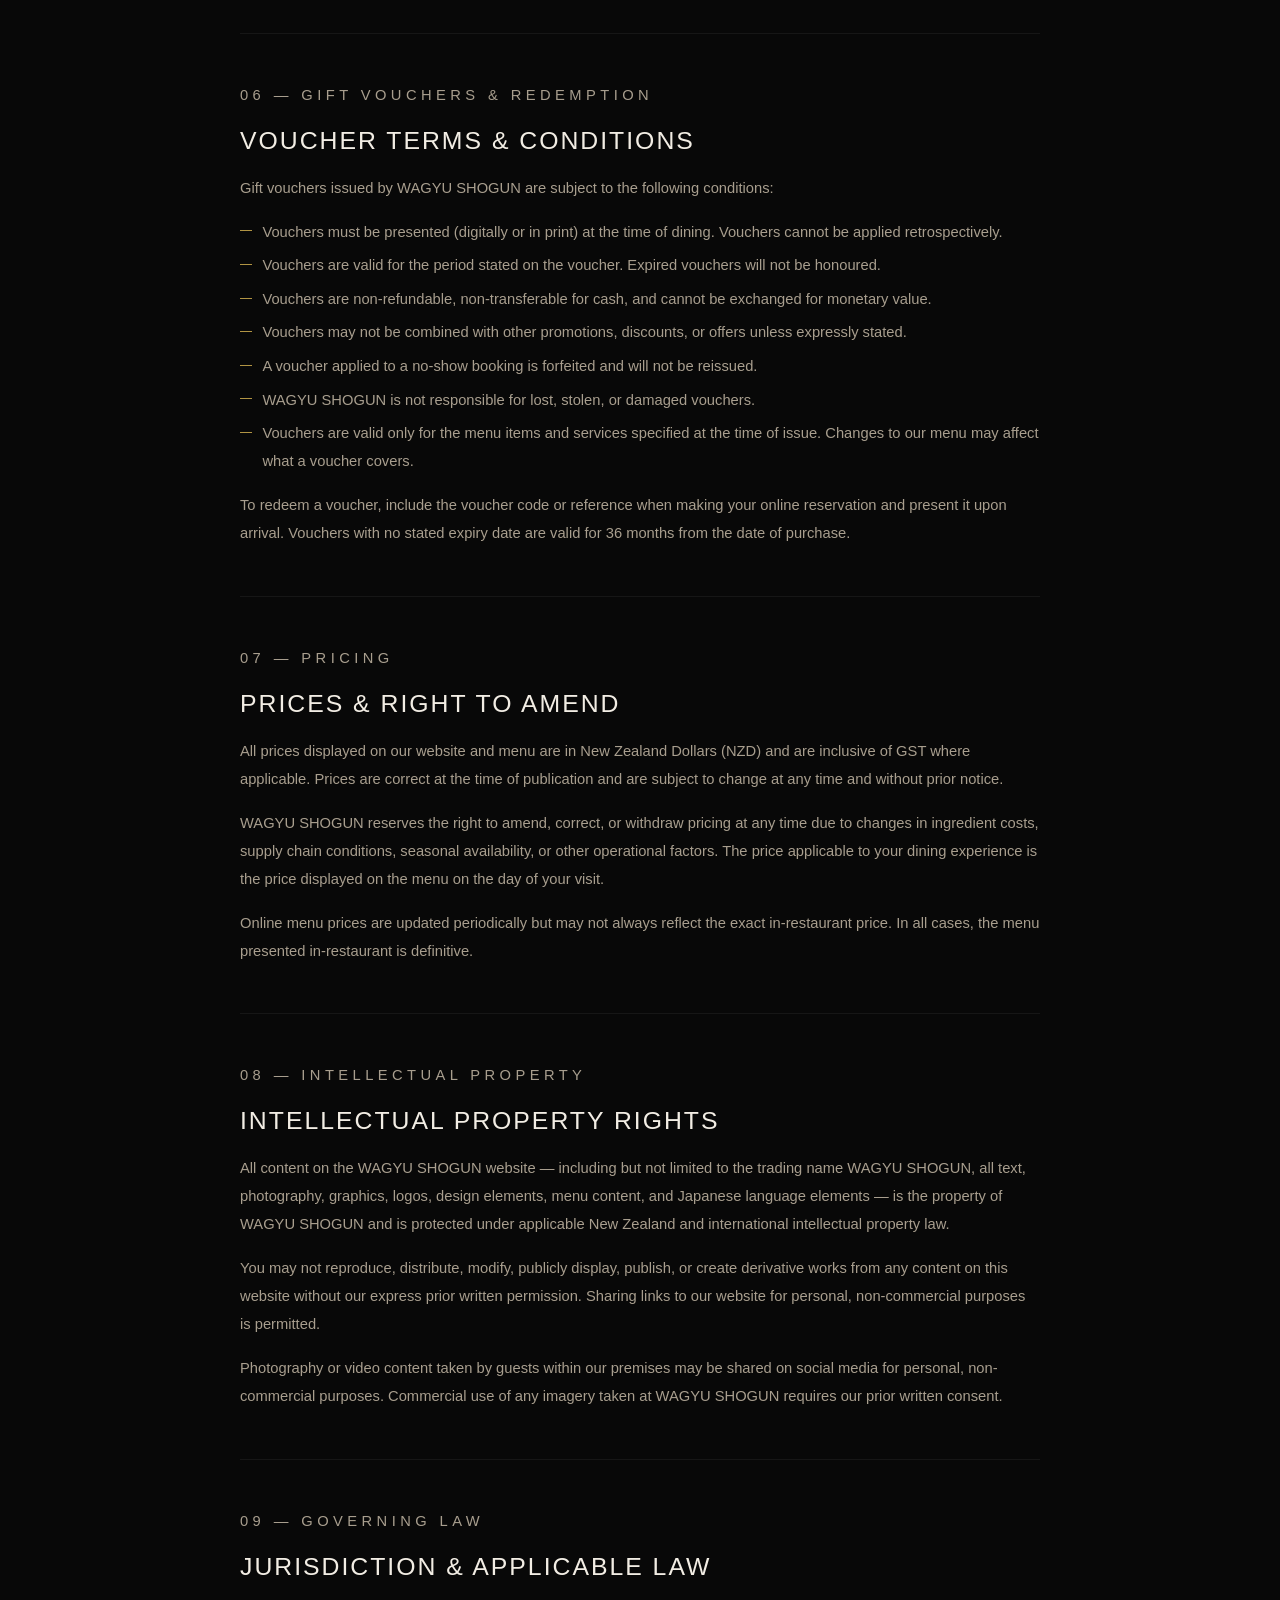
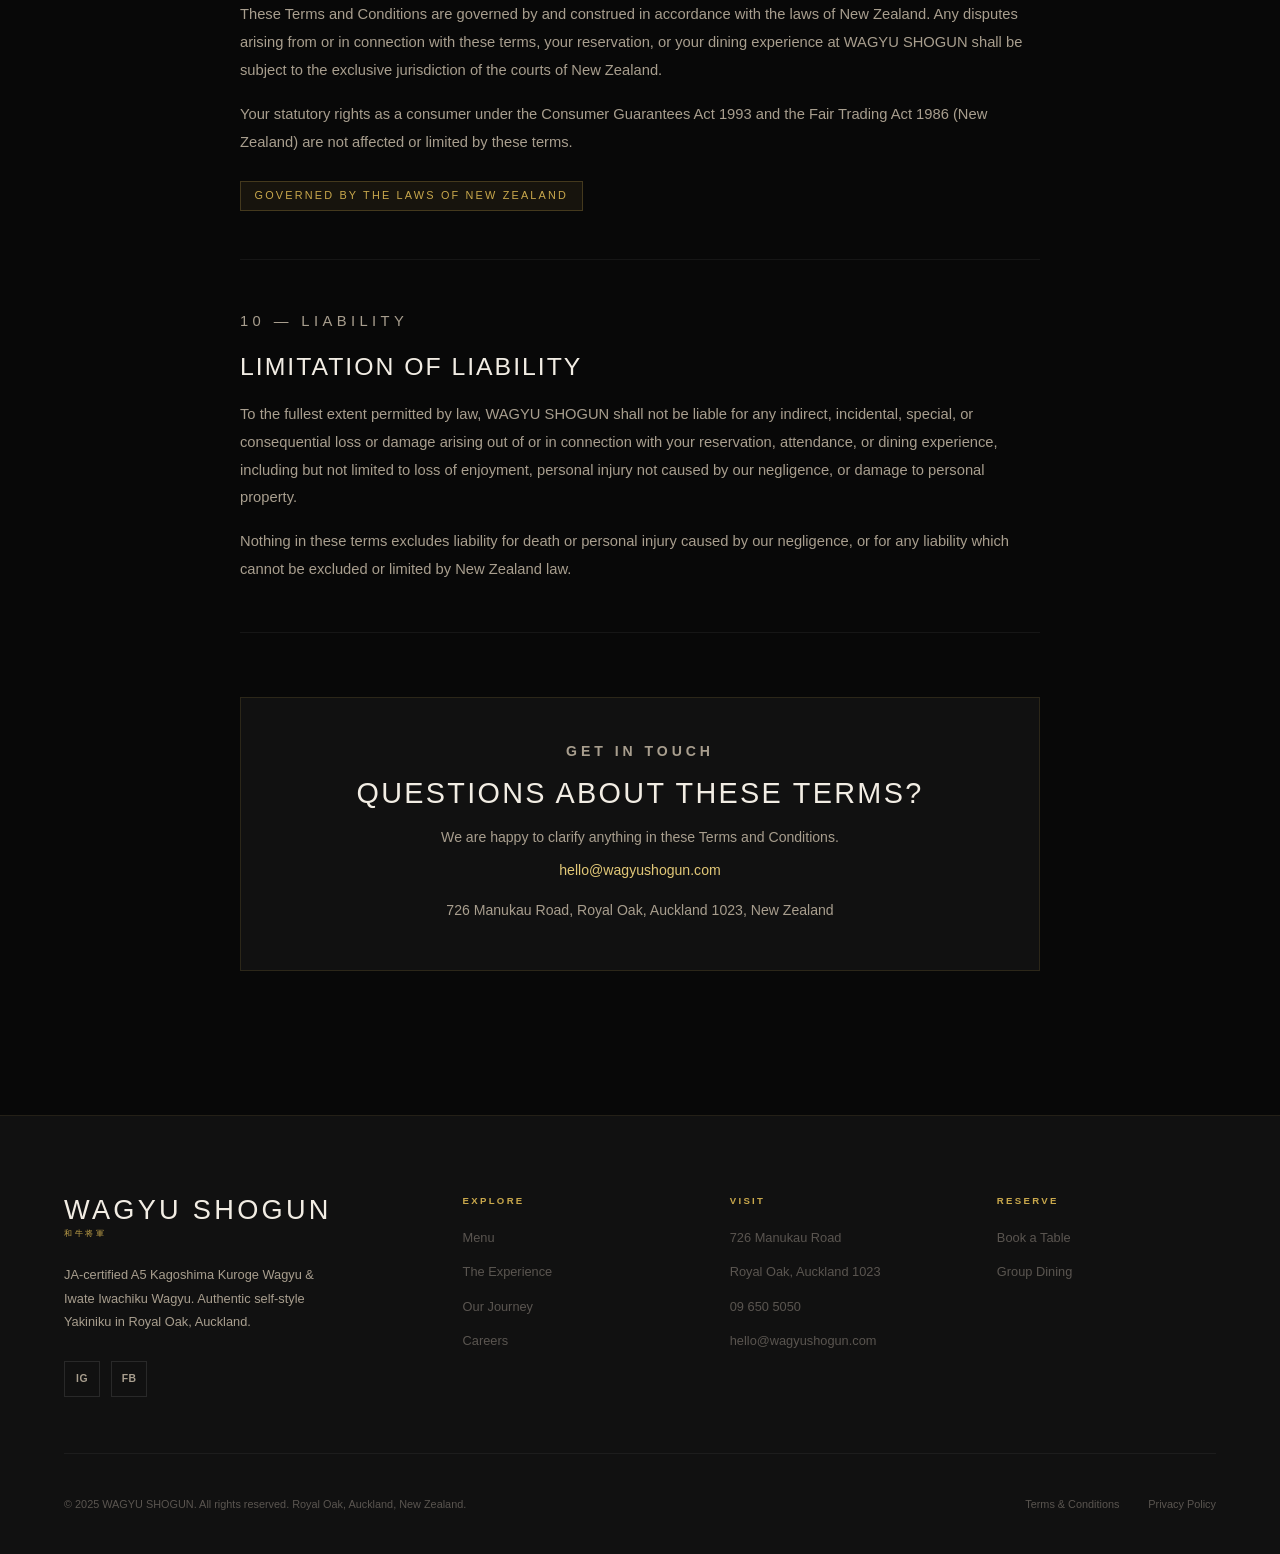
<file: terms-and-conditions.html>
<!DOCTYPE html>
<html lang="en">
<head>
  <meta charset="UTF-8">
  <meta name="viewport" content="width=device-width, initial-scale=1.0">
  <title>Terms &amp; Conditions | WAGYU SHOGUN | Royal Oak, Auckland</title>
  <meta name="description" content="Terms and Conditions for WAGYU SHOGUN — A5 Kuroge Wagyu Yakiniku. Reservation policy, cancellation, allergy disclaimer and more. Royal Oak, Auckland.">
  <meta name="theme-color" content="#0A0A0A">
  <meta property="og:title" content="Terms &amp; Conditions | WAGYU SHOGUN">
  <meta property="og:url" content="https://www.wagyushogun.com/terms-and-conditions.html">
  <meta property="og:type" content="website">

  <link rel="stylesheet" href="css/style.css">

  <style>
    /* ── PAGE-SPECIFIC: TERMS CONTENT ── */
    .terms-body {
      background: var(--black);
      padding: clamp(4rem, 10vw, 7rem) var(--gutter) clamp(5rem, 12vw, 9rem);
    }
    .terms-body-inner {
      max-width: 800px;
      margin: 0 auto;
    }

    /* Meta row */
    .terms-meta {
      display: flex;
      align-items: center;
      gap: 2rem;
      margin-bottom: 3.5rem;
      padding-bottom: 1.5rem;
      border-bottom: 1px solid rgba(201,168,76,0.18);
      flex-wrap: wrap;
    }
    .terms-meta-item {
      font-size: 0.68rem;
      letter-spacing: 0.22em;
      text-transform: uppercase;
      color: var(--muted);
    }
    .terms-meta-item strong {
      display: block;
      color: var(--gold);
      margin-bottom: 0.2rem;
    }

    /* Section blocks */
    .terms-section {
      margin-bottom: 3rem;
      padding-bottom: 3rem;
      border-bottom: 1px solid rgba(255,255,255,0.055);
    }
    .terms-section:last-of-type {
      border-bottom: none;
      margin-bottom: 0;
    }

    .terms-section-num {
      font-family: var(--font-display);
      font-size: 0.6rem;
      letter-spacing: 0.3em;
      color: var(--gold);
      text-transform: uppercase;
      margin-bottom: 0.7rem;
    }
    .terms-section h2 {
      font-family: var(--font-display);
      font-size: clamp(1.1rem, 3vw, 1.55rem);
      font-weight: 400;
      letter-spacing: 0.08em;
      text-transform: uppercase;
      color: var(--white);
      margin-bottom: 1.2rem;
      line-height: 1.2;
    }
    .terms-section p {
      font-family: var(--font-body);
      font-size: 0.92rem;
      line-height: 1.9;
      color: var(--white-dim);
      margin-bottom: 1rem;
    }
    .terms-section p:last-child { margin-bottom: 0; }

    .terms-section ul {
      list-style: none;
      margin: 0.8rem 0 1rem;
      padding: 0;
    }
    .terms-section ul li {
      font-family: var(--font-body);
      font-size: 0.92rem;
      line-height: 1.9;
      color: var(--white-dim);
      padding-left: 1.4rem;
      position: relative;
      margin-bottom: 0.35rem;
    }
    .terms-section ul li::before {
      content: '\2014';
      position: absolute;
      left: 0;
      color: var(--gold);
      font-size: 0.75rem;
      top: 0.05em;
    }

    /* Highlight box */
    .terms-highlight {
      background: var(--surface-2);
      border-left: 2px solid var(--gold);
      padding: 1.4rem 1.6rem;
      margin: 1.4rem 0;
      border-radius: 0 2px 2px 0;
    }
    .terms-highlight p {
      margin-bottom: 0 !important;
      font-size: 0.88rem;
      color: var(--white) !important;
    }

    /* Contact block */
    .terms-contact {
      margin-top: 4rem;
      padding: 2.5rem;
      background: var(--surface-1);
      border: 1px solid rgba(201,168,76,0.15);
      text-align: center;
    }
    .terms-contact .label { margin-bottom: 0.8rem; }
    .terms-contact h3 {
      font-family: var(--font-display);
      font-size: clamp(1.2rem, 3.5vw, 1.8rem);
      font-weight: 400;
      letter-spacing: 0.08em;
      text-transform: uppercase;
      color: var(--white);
      margin-bottom: 1rem;
    }
    .terms-contact p {
      font-size: 0.88rem;
      line-height: 1.9;
      color: var(--white-dim);
      margin-bottom: 0.4rem;
    }
    .terms-contact a {
      color: var(--gold-light);
      transition: color 0.2s;
    }
    .terms-contact a:hover { color: var(--white); }

    /* Governing law accent */
    .terms-law-badge {
      display: inline-block;
      padding: 0.3rem 0.85rem;
      background: rgba(201,168,76,0.08);
      border: 1px solid rgba(201,168,76,0.25);
      font-size: 0.68rem;
      letter-spacing: 0.2em;
      text-transform: uppercase;
      color: var(--gold);
      margin-top: 0.5rem;
    }
  </style>
</head>
<body>

<!-- GRAIN -->
<div class="grain" aria-hidden="true"></div>

<!-- CUSTOM CURSOR -->
<div class="cursor-dot"  aria-hidden="true"></div>
<div class="cursor-ring" aria-hidden="true"></div>


<!-- ==============================
     NAVIGATION
============================== -->
<header class="nav" role="banner">
  <a href="/" class="nav-logo" aria-label="WAGYU SHOGUN Home">
    <span class="nav-logo-main">WAGYU SHOGUN</span>
    <span class="nav-logo-sub">&#21644;&#29275;&#23558;&#36557; &mdash; Royal Oak, Auckland</span>
  </a>
  <nav class="nav-links" aria-label="Main navigation">
    <a href="menu.html">Menu</a>
    <a href="index.html#experience">Experience</a>
    <a href="index.html#location">Visit</a>
    <a href="our-journey.html">Our Journey</a>
    <a href="careers.html">Careers</a>
  </nav>
  <a href="reservation.html" class="btn btn-gold nav-cta">Reserve a Table</a>
  <button class="nav-hamburger" aria-label="Open menu" aria-expanded="false">
    <span></span><span></span><span></span>
  </button>
</header>

<nav class="nav-mobile" aria-label="Mobile navigation">
  <a href="menu.html">Menu</a>
  <a href="index.html#experience">Experience</a>
  <a href="index.html#location">Visit Us</a>
  <a href="our-journey.html">Our Journey</a>
  <a href="careers.html">Careers</a>
  <a href="reservation.html" class="btn btn-gold">Reserve a Table</a>
</nav>


<!-- ==============================
     PAGE HERO
============================== -->
<section class="page-hero" data-kanji="&#35215;&#32230;" aria-label="Terms and Conditions">
  <div class="page-hero-inner">
    <p class="label">Legal &nbsp;&middot;&nbsp; WAGYU SHOGUN</p>
    <h1>Terms &amp;<br>Conditions</h1>
    <p>Please read these terms carefully before making a reservation or visiting WAGYU SHOGUN.</p>
  </div>
</section>


<!-- ==============================
     TERMS CONTENT
============================== -->
<main class="terms-body" aria-label="Terms and Conditions">
  <div class="terms-body-inner">

    <!-- Meta row -->
    <div class="terms-meta">
      <div class="terms-meta-item">
        <strong>Last Updated</strong>
        June 2026
      </div>
      <div class="terms-meta-item">
        <strong>Business</strong>
        WAGYU SHOGUN
      </div>
      <div class="terms-meta-item">
        <strong>Jurisdiction</strong>
        New Zealand
      </div>
    </div>


    <!-- 1. Introduction -->
    <div class="terms-section">
      <p class="terms-section-num">01 &mdash; Introduction</p>
      <h2>About These Terms</h2>
      <p>
        These Terms and Conditions govern your use of services provided by WAGYU SHOGUN,
        located at 726 Manukau Road, Royal Oak, Auckland 1023, New Zealand. By making a
        reservation, redeeming a voucher, or dining with us, you agree to be bound by these
        terms in full. If you do not accept any part of these terms, please contact us before
        your booking so we may assist you.
      </p>
      <p>
        We reserve the right to update these Terms and Conditions at any time. The version
        published on this page at the time of your reservation is the version that applies to
        your booking.
      </p>
    </div>


    <!-- 2. Reservation Policy -->
    <div class="terms-section">
      <p class="terms-section-num">02 &mdash; Reservation Policy</p>
      <h2>Reservations &amp; Bookings</h2>
      <p>
        All reservations at WAGYU SHOGUN are accepted exclusively via our online booking
        system. We do not accept reservations by phone. A booking is confirmed only upon
        receipt of a confirmation message from us.
      </p>
      <ul>
        <li>Reservations must be made online at wagyushogun.com/reservation.</li>
        <li>Please arrive on time. Late arrivals may result in a reduced dining time or forfeiture of your table.</li>
        <li>Table holds are limited to 15 minutes past the reserved time, after which the reservation may be released.</li>
        <li>Requests for specific seating preferences are noted but cannot be guaranteed.</li>
      </ul>

      <div class="terms-highlight">
        <p>
          <strong>Cancellation requirement:</strong> All cancellations must be submitted more than
          24 hours before your scheduled reservation time. Cancellations within 24 hours are
          considered late cancellations and may be subject to the no-show policy below.
        </p>
      </div>
    </div>


    <!-- 3. No-Show Policy -->
    <div class="terms-section">
      <p class="terms-section-num">03 &mdash; No-Show Policy</p>
      <h2>No-Shows</h2>
      <p>
        Due to our strictly limited capacity of 15&ndash;20 portions per session, a no-show
        has a direct and significant impact on our operations and on other guests who were
        unable to secure a table.
      </p>
      <p>
        A no-show is defined as a failure to arrive for a confirmed reservation without prior
        cancellation submitted more than 24 hours in advance. In the event of a no-show:
      </p>
      <ul>
        <li>The reservation is considered forfeited with no refund or rescheduling entitlement.</li>
        <li>Any pre-paid amounts or vouchers applied to the booking may be voided.</li>
        <li>WAGYU SHOGUN reserves the right to decline future reservations at its discretion.</li>
      </ul>
      <p>
        If you are unable to attend, please cancel as early as possible via the confirmation
        email you received at the time of booking.
      </p>
    </div>


    <!-- 4. Capacity Limitation -->
    <div class="terms-section">
      <p class="terms-section-num">04 &mdash; Capacity &amp; Session Limits</p>
      <h2>Strictly 15&ndash;20 Portions Per Session</h2>
      <p>
        WAGYU SHOGUN operates on an intentionally limited capacity model. Each dining session
        accommodates a maximum of 15 to 20 portions only. This is a fundamental part of our
        commitment to quality, attentiveness, and the authentic Yakiniku experience.
      </p>
      <p>
        As a result, walk-in guests cannot be accommodated when sessions are fully booked, and
        we strongly encourage advance reservations. We cannot guarantee availability for
        unbooked guests, regardless of group size or prior visit history.
      </p>
      <p>
        Session times are fixed. Dining beyond the scheduled session end time is not available.
        We appreciate your understanding that these boundaries exist to protect the experience
        for all guests.
      </p>
    </div>


    <!-- 5. Allergies & Dietary -->
    <div class="terms-section">
      <p class="terms-section-num">05 &mdash; Allergies &amp; Dietary Requirements</p>
      <h2>Allergy Declaration &amp; Disclaimer</h2>
      <p>
        Guest safety is our priority. However, our kitchen handles a broad range of ingredients
        including soy, sesame, gluten, eggs, dairy, shellfish, and other common allergens.
        <strong style="color:var(--white);">Cross-contamination cannot be fully excluded.</strong>
      </p>
      <p>
        You must declare all known allergies, dietary restrictions, and medical food
        requirements at the time of booking, and again upon arrival. Failure to do so in
        advance limits our ability to make appropriate arrangements.
      </p>
      <ul>
        <li>Allergy information must be provided at the time of reservation via the booking notes field.</li>
        <li>Please confirm your allergy requirements with your server upon arrival.</li>
        <li>We cannot guarantee an allergen-free environment and cannot accept liability for
            reactions resulting from failure to disclose relevant dietary information.</li>
        <li>Menu items and ingredients are subject to change without notice.</li>
      </ul>

      <div class="terms-highlight">
        <p>
          If you have a severe or anaphylactic allergy, please contact us directly at
          <a href="mailto:hello@wagyushogun.com" style="color:var(--gold-light);">hello@wagyushogun.com</a>
          before making a reservation so we can assess whether we are able to accommodate
          your needs safely.
        </p>
      </div>

      <p>
        WAGYU SHOGUN accepts no liability for adverse reactions arising from undisclosed
        allergens, cross-contact, or guest failure to inform staff of dietary requirements
        at the time of dining.
      </p>
    </div>


    <!-- 6. Vouchers -->
    <div class="terms-section">
      <p class="terms-section-num">06 &mdash; Gift Vouchers &amp; Redemption</p>
      <h2>Voucher Terms &amp; Conditions</h2>
      <p>
        Gift vouchers issued by WAGYU SHOGUN are subject to the following conditions:
      </p>
      <ul>
        <li>Vouchers must be presented (digitally or in print) at the time of dining. Vouchers cannot be applied retrospectively.</li>
        <li>Vouchers are valid for the period stated on the voucher. Expired vouchers will not be honoured.</li>
        <li>Vouchers are non-refundable, non-transferable for cash, and cannot be exchanged for monetary value.</li>
        <li>Vouchers may not be combined with other promotions, discounts, or offers unless expressly stated.</li>
        <li>A voucher applied to a no-show booking is forfeited and will not be reissued.</li>
        <li>WAGYU SHOGUN is not responsible for lost, stolen, or damaged vouchers.</li>
        <li>Vouchers are valid only for the menu items and services specified at the time of issue. Changes to our menu may affect what a voucher covers.</li>
      </ul>
      <p>
        To redeem a voucher, include the voucher code or reference when making your online
        reservation and present it upon arrival. Vouchers with no stated expiry date are
        valid for 36 months from the date of purchase.
      </p>
    </div>


    <!-- 7. Pricing -->
    <div class="terms-section">
      <p class="terms-section-num">07 &mdash; Pricing</p>
      <h2>Prices &amp; Right to Amend</h2>
      <p>
        All prices displayed on our website and menu are in New Zealand Dollars (NZD) and
        are inclusive of GST where applicable. Prices are correct at the time of publication
        and are subject to change at any time and without prior notice.
      </p>
      <p>
        WAGYU SHOGUN reserves the right to amend, correct, or withdraw pricing at any time
        due to changes in ingredient costs, supply chain conditions, seasonal availability,
        or other operational factors. The price applicable to your dining experience is the
        price displayed on the menu on the day of your visit.
      </p>
      <p>
        Online menu prices are updated periodically but may not always reflect the exact
        in-restaurant price. In all cases, the menu presented in-restaurant is definitive.
      </p>
    </div>


    <!-- 8. Intellectual Property -->
    <div class="terms-section">
      <p class="terms-section-num">08 &mdash; Intellectual Property</p>
      <h2>Intellectual Property Rights</h2>
      <p>
        All content on the WAGYU SHOGUN website &mdash; including but not limited to the trading
        name WAGYU SHOGUN, all text, photography, graphics, logos, design elements, menu
        content, and Japanese language elements &mdash; is the property of WAGYU SHOGUN and is
        protected under applicable New Zealand and international intellectual property law.
      </p>
      <p>
        You may not reproduce, distribute, modify, publicly display, publish, or create
        derivative works from any content on this website without our express prior written
        permission. Sharing links to our website for personal, non-commercial purposes is
        permitted.
      </p>
      <p>
        Photography or video content taken by guests within our premises may be shared on
        social media for personal, non-commercial purposes. Commercial use of any imagery
        taken at WAGYU SHOGUN requires our prior written consent.
      </p>
    </div>


    <!-- 9. Governing Law -->
    <div class="terms-section">
      <p class="terms-section-num">09 &mdash; Governing Law</p>
      <h2>Jurisdiction &amp; Applicable Law</h2>
      <p>
        These Terms and Conditions are governed by and construed in accordance with the
        laws of New Zealand. Any disputes arising from or in connection with these terms,
        your reservation, or your dining experience at WAGYU SHOGUN shall be subject to
        the exclusive jurisdiction of the courts of New Zealand.
      </p>
      <p>
        Your statutory rights as a consumer under the Consumer Guarantees Act 1993 and
        the Fair Trading Act 1986 (New Zealand) are not affected or limited by these terms.
      </p>
      <span class="terms-law-badge">Governed by the Laws of New Zealand</span>
    </div>


    <!-- 10. Limitation of Liability -->
    <div class="terms-section">
      <p class="terms-section-num">10 &mdash; Liability</p>
      <h2>Limitation of Liability</h2>
      <p>
        To the fullest extent permitted by law, WAGYU SHOGUN shall not be liable for any
        indirect, incidental, special, or consequential loss or damage arising out of or
        in connection with your reservation, attendance, or dining experience, including
        but not limited to loss of enjoyment, personal injury not caused by our negligence,
        or damage to personal property.
      </p>
      <p>
        Nothing in these terms excludes liability for death or personal injury caused by
        our negligence, or for any liability which cannot be excluded or limited by
        New Zealand law.
      </p>
    </div>


    <!-- Contact block -->
    <div class="terms-contact">
      <p class="label">Get in Touch</p>
      <h3>Questions About These Terms?</h3>
      <p>We are happy to clarify anything in these Terms and Conditions.</p>
      <p>
        <a href="mailto:hello@wagyushogun.com">hello@wagyushogun.com</a>
      </p>
      <p style="margin-top:0.8rem;">
        726 Manukau Road, Royal Oak, Auckland 1023, New Zealand
      </p>
    </div>

  </div>
</main>


<!-- ==============================
     FOOTER
============================== -->
<footer role="contentinfo">
  <div class="footer-top">
    <div class="footer-brand">
      <div>
        <div class="footer-logo-main">WAGYU SHOGUN</div>
        <div class="footer-logo-sub">&#21644;&#29275;&#23558;&#36557;</div>
      </div>
      <p>JA-certified A5 Kagoshima Kuroge Wagyu &amp; Iwate Iwachiku Wagyu. Authentic self-style Yakiniku in Royal Oak, Auckland.</p>
      <div class="footer-social">
        <a href="https://www.instagram.com/wagyushogun/" target="_blank" rel="noopener" aria-label="Instagram">IG</a>
        <a href="https://www.facebook.com/wagyushogun/" target="_blank" rel="noopener" aria-label="Facebook">FB</a>
      </div>
    </div>
    <div class="footer-col">
      <h4>Explore</h4>
      <ul>
        <li><a href="menu.html">Menu</a></li>
        <li><a href="index.html#experience">The Experience</a></li>
        <li><a href="our-journey.html">Our Journey</a></li>
        <li><a href="careers.html">Careers</a></li>
      </ul>
    </div>
    <div class="footer-col">
      <h4>Visit</h4>
      <ul>
        <li><a href="index.html#location">726 Manukau Road</a></li>
        <li><a href="index.html#location">Royal Oak, Auckland 1023</a></li>
        <li><a href="tel:+6496505050">09 650 5050</a></li>
        <li><a href="mailto:hello@wagyushogun.com">hello@wagyushogun.com</a></li>
      </ul>
    </div>
    <div class="footer-col">
      <h4>Reserve</h4>
      <ul>
        <li><a href="reservation.html" target="_blank" rel="noopener">Book a Table</a></li>
        <li><a href="reservation.html" target="_blank" rel="noopener">Group Dining</a></li>
      </ul>
    </div>
  </div>
  <div class="footer-bottom">
    <p>&copy; 2025 WAGYU SHOGUN. All rights reserved. Royal Oak, Auckland, New Zealand.</p>
    <div class="footer-legal">
      <a href="terms-and-conditions.html" aria-current="page">Terms &amp; Conditions</a>
      <a href="privacy-policy.html">Privacy Policy</a>
    </div>
  </div>
</footer>

<script src="js/main.js"></script>
</body>
</html>
</file>
<file: css/style.css>
/* ============================================================
   WAGYU SHOGUN — Design System v2
   Dark · Gold · Editorial · Japanese
   ============================================================ */

/* ── TOKENS ── */
:root {
  --black:      #080808;
  --ink:        #0F0F0F;
  --surface-1:  #111111;
  --surface-2:  #161616;
  --surface-3:  #1E1E1E;
  --gold:       #C9A84C;
  --gold-light: #E2C878;
  --gold-dim:   #7A6228;
  --white:      #F2EDE4;
  --white-dim:  #A89E8E;
  --muted:      #5A5550;
  --red:        #8B1A1A;

  --font-display: 'Impact', 'Arial Narrow', Arial, sans-serif;
  --font-body:    Arial, Helvetica, sans-serif;

  --nav-h: 68px;
  --max-w: 1200px;
  --gutter: clamp(1.5rem, 5vw, 4rem);
  --section-py: clamp(5rem, 12vw, 10rem);

  --ease-expo: cubic-bezier(0.16, 1, 0.3, 1);
  --ease-in-out: cubic-bezier(0.65, 0, 0.35, 1);
  --ease-circ: cubic-bezier(0, 0.55, 0.45, 1);
}

/* ── RESET ── */
*, *::before, *::after { box-sizing: border-box; margin: 0; padding: 0; }
html { scroll-behavior: smooth; -webkit-font-smoothing: antialiased; }
body {
  background: var(--black);
  color: var(--white);
  font-family: var(--font-body);
  font-size: 16px;
  line-height: 1.7;
  overflow-x: hidden;
}
img, video { display: block; width: 100%; height: auto; object-fit: cover; }
a { color: inherit; text-decoration: none; }
button { cursor: pointer; border: none; background: none; font: inherit; color: inherit; }
ul, ol { list-style: none; }
.has-custom-cursor, .has-custom-cursor * { cursor: none !important; }


/* ============================================================
   UTILITY
   ============================================================ */
.label {
  display: block;
  font-family: var(--font-body);
  font-size: 0.65rem;
  font-weight: 600;
  letter-spacing: 0.28em;
  text-transform: uppercase;
  color: var(--gold);
}
.gold-line {
  display: block;
  width: 40px;
  height: 1px;
  background: var(--gold);
  transform-origin: left;
}
.gold-line.center { margin: 0 auto; transform-origin: center; }

h1, h2, h3, h4 {
  font-family: var(--font-display);
  font-weight: 400;
  line-height: 1.05;
  letter-spacing: 0.04em;
  text-transform: uppercase;
}
h1 { font-size: clamp(3.2rem, 8vw, 7.5rem); }
h2 { font-size: clamp(2.4rem, 5.5vw, 4.5rem); }
h3 { font-size: clamp(1.5rem, 3vw, 2.2rem); }
h4 { font-size: clamp(1rem, 1.8vw, 1.3rem); }
p  { font-size: clamp(0.88rem, 1.4vw, 0.97rem); color: var(--white-dim); line-height: 1.85; }

/* Buttons */
.btn {
  display: inline-flex;
  align-items: center;
  gap: 0.5rem;
  padding: 0.9rem 2.4rem;
  font-family: var(--font-body);
  font-size: 0.68rem;
  font-weight: 600;
  letter-spacing: 0.22em;
  text-transform: uppercase;
  transition: background 0.3s var(--ease-expo),
              color 0.3s,
              transform 0.3s var(--ease-expo),
              box-shadow 0.3s;
  position: relative;
  overflow: hidden;
}
.btn::after {
  content: '';
  position: absolute;
  inset: 0;
  opacity: 0;
  background: rgba(255,255,255,0.06);
  transition: opacity 0.2s;
}
.btn:hover::after { opacity: 1; }

.btn-gold { background: var(--gold); color: var(--black); }
.btn-gold:hover {
  background: var(--gold-light);
  transform: translateY(-3px);
  box-shadow: 0 12px 40px rgba(201,168,76,0.25);
}
.btn-outline {
  border: 1px solid rgba(201,168,76,0.5);
  color: var(--gold);
}
.btn-outline:hover {
  border-color: var(--gold);
  transform: translateY(-3px);
  box-shadow: 0 8px 30px rgba(201,168,76,0.08);
}


/* ============================================================
   GRAIN OVERLAY
   ============================================================ */
.grain {
  position: fixed;
  inset: -50%;
  width: 200%;
  height: 200%;
  background-image: url("data:image/svg+xml,%3Csvg xmlns='http://www.w3.org/2000/svg' width='200' height='200'%3E%3Cfilter id='n'%3E%3CfeTurbulence type='fractalNoise' baseFrequency='0.9' numOctaves='4' stitchTiles='stitch'/%3E%3C/filter%3E%3Crect width='200' height='200' filter='url(%23n)' opacity='0.045'/%3E%3C/svg%3E");
  background-repeat: repeat;
  background-size: 200px 200px;
  pointer-events: none;
  z-index: 9999;
  mix-blend-mode: overlay;
  opacity: 0.6;
  animation: grainShift 0.4s steps(1) infinite;
}
@keyframes grainShift {
  0%   { transform: translate(0,0); }
  25%  { transform: translate(-3%,-4%); }
  50%  { transform: translate(4%,2%); }
  75%  { transform: translate(-2%,3%); }
  100% { transform: translate(3%,-1%); }
}


/* ============================================================
   SCROLL PROGRESS BAR
   ============================================================ */
.scroll-progress {
  position: fixed;
  top: 0; left: 0;
  height: 2px;
  width: 0;
  background: linear-gradient(to right, var(--gold-dim), var(--gold-light));
  z-index: 2000;
  transition: width 0.05s linear;
}


/* ============================================================
   CUSTOM CURSOR
   ============================================================ */
.cursor-dot {
  position: fixed;
  top: 0; left: 0;
  width: 5px; height: 5px;
  background: var(--gold);
  border-radius: 50%;
  pointer-events: none;
  z-index: 9998;
  transform: translate(-50%, -50%);
  transition: opacity 0.3s;
}
.cursor-ring {
  position: fixed;
  top: 0; left: 0;
  width: 34px; height: 34px;
  border: 1px solid rgba(201,168,76,0.6);
  border-radius: 50%;
  pointer-events: none;
  z-index: 9997;
  transition: width 0.35s var(--ease-expo),
              height 0.35s var(--ease-expo),
              border-color 0.35s,
              background 0.35s,
              opacity 0.3s;
}
.cursor-ring.hover {
  width: 52px; height: 52px;
  border-color: var(--gold);
  background: rgba(201,168,76,0.06);
}
.cursor-ring.clicking {
  width: 24px; height: 24px;
  background: rgba(201,168,76,0.15);
}


/* ============================================================
   LOADER
   ============================================================ */
.loader {
  position: fixed;
  inset: 0;
  background: var(--black);
  z-index: 9000;
  display: flex;
  align-items: center;
  justify-content: center;
  overflow: hidden;
}
.loader::before {
  content: '';
  position: absolute;
  inset: 0;
  background: radial-gradient(ellipse at center, #1a1008 0%, var(--black) 70%);
}
.loader-inner {
  position: relative;
  z-index: 1;
  display: flex;
  flex-direction: column;
  align-items: center;
  gap: 1.2rem;
}
.loader-kanji {
  font-family: var(--font-display);
  font-size: clamp(4rem, 12vw, 8rem);
  color: rgba(201,168,76,0.15);
  letter-spacing: 0.2em;
  line-height: 1;
  opacity: 0;
  transform: translateY(20px);
}
.loader-logo {
  font-family: var(--font-display);
  font-size: clamp(1rem, 3vw, 1.5rem);
  letter-spacing: 0.5em;
  text-transform: uppercase;
  color: var(--white);
  opacity: 0;
}
.loader-bar-wrap {
  width: 160px;
  height: 1px;
  background: rgba(255,255,255,0.07);
  overflow: hidden;
}
.loader-bar {
  height: 100%;
  width: 0;
  background: linear-gradient(to right, var(--gold-dim), var(--gold));
}


/* ============================================================
   NAVIGATION
   ============================================================ */
.nav {
  position: fixed;
  top: 0; left: 0; right: 0;
  z-index: 1000;
  height: var(--nav-h);
  display: flex;
  align-items: center;
  justify-content: space-between;
  padding: 0 var(--gutter);
  transition: background 0.5s, backdrop-filter 0.5s, border-color 0.5s;
  border-bottom: 1px solid transparent;
}
.nav.scrolled {
  background: rgba(8,8,8,0.92);
  backdrop-filter: blur(16px) saturate(160%);
  -webkit-backdrop-filter: blur(16px) saturate(160%);
  border-bottom-color: rgba(201,168,76,0.12);
}

.nav-logo {
  display: flex;
  flex-direction: column;
  gap: 3px;
  line-height: 1;
}
.nav-logo-main {
  font-family: var(--font-display);
  font-size: 1.3rem;
  font-weight: 400;
  letter-spacing: 0.18em;
  color: var(--white);
}
.nav-logo-sub {
  font-size: 0.5rem;
  letter-spacing: 0.32em;
  text-transform: uppercase;
  color: var(--gold);
  font-weight: 600;
}

.nav-links {
  display: flex;
  align-items: center;
  gap: 2.2rem;
}
.nav-links a {
  font-size: 0.65rem;
  letter-spacing: 0.2em;
  text-transform: uppercase;
  color: var(--white-dim);
  font-weight: 500;
  position: relative;
  padding-bottom: 3px;
  transition: color 0.2s;
}
.nav-links a::after {
  content: '';
  position: absolute;
  bottom: 0; left: 0;
  height: 1px;
  width: 0;
  background: var(--gold);
  transition: width 0.35s var(--ease-expo);
}
.nav-links a:hover { color: var(--white); }
.nav-links a:hover::after { width: 100%; }
.nav-cta { margin-left: 0.8rem; }

/* Hamburger */
.nav-hamburger {
  display: none;
  flex-direction: column;
  gap: 5px;
  width: 22px;
  padding: 6px;
}
.nav-hamburger span {
  display: block;
  height: 1px;
  background: var(--white);
  transition: all 0.3s var(--ease-expo);
}
.nav-hamburger.open span:nth-child(1) { transform: translateY(6px) rotate(45deg); }
.nav-hamburger.open span:nth-child(2) { opacity: 0; transform: scaleX(0); }
.nav-hamburger.open span:nth-child(3) { transform: translateY(-6px) rotate(-45deg); }

/* Mobile nav */
.nav-mobile {
  display: none;
  position: fixed;
  top: var(--nav-h); left: 0; right: 0;
  background: rgba(8,8,8,0.97);
  backdrop-filter: blur(20px);
  padding: 2.5rem var(--gutter) 3.5rem;
  border-bottom: 1px solid rgba(201,168,76,0.12);
  z-index: 999;
  flex-direction: column;
  gap: 2rem;
  transition: opacity 0.3s var(--ease-expo), transform 0.3s var(--ease-expo);
  opacity: 0;
  transform: translateY(-12px);
}
.nav-mobile.open { display: flex; opacity: 1; transform: translateY(0); }
.nav-mobile a {
  font-family: var(--font-display);
  font-size: 2rem;
  color: var(--white-dim);
  letter-spacing: 0.05em;
  transition: color 0.2s, padding-left 0.3s var(--ease-expo);
}
.nav-mobile a:hover { color: var(--gold); padding-left: 0.5rem; }
.nav-mobile .btn { align-self: flex-start; margin-top: 0.5rem; }


/* ============================================================
   HERO
   ============================================================ */
.hero {
  position: relative;
  height: 100svh;
  min-height: 620px;
  display: flex;
  flex-direction: column;
  justify-content: flex-end;
  padding: 0 var(--gutter) clamp(3.5rem, 9vh, 7rem);
  overflow: hidden;
}

.hero-bg {
  position: absolute;
  inset: -10%;
  z-index: 0;
  will-change: transform;
}
.hero-bg::before {
  content: '';
  position: absolute;
  inset: 0;
  background:
    linear-gradient(to bottom,
      rgba(8,8,8,0.10) 0%,
      rgba(8,8,8,0.35) 40%,
      rgba(8,8,8,0.88) 75%,
      rgba(8,8,8,0.98) 100%);
  z-index: 1;
}
.hero-bg::after {
  content: '';
  position: absolute;
  inset: 0;
  background:
    radial-gradient(ellipse 70% 60% at 72% 38%, rgba(201,168,76,0.055) 0%, transparent 65%),
    radial-gradient(ellipse 50% 40% at 15% 75%, rgba(139,26,26,0.04) 0%, transparent 55%);
  z-index: 2;
}

/* Hero copy */
.hero-content {
  position: relative;
  z-index: 3;
  max-width: 920px;
}
.hero-label {
  margin-bottom: 1.4rem;
  opacity: 0.9;
}

/* Line-wrap for text reveal */
.line-wrap {
  display: block;
  overflow: hidden;
}
.line-wrap span {
  display: block;
  transform: translateY(110%);
  opacity: 0;
}

.hero h1 {
  color: var(--white);
  margin-bottom: 1.4rem;
  font-size: clamp(3.5rem, 9vw, 8rem);
  line-height: 1.0;
}
.hero h1 em {
  display: block;
  font-style: italic;
  color: var(--gold-light);
  font-size: 0.72em;
  margin-top: 0.12em;
  letter-spacing: -0.01em;
}

.hero-sub {
  font-size: clamp(0.85rem, 1.4vw, 0.97rem);
  color: var(--white-dim);
  max-width: 500px;
  margin-bottom: 2.8rem;
  line-height: 1.9;
}

.hero-cta {
  display: flex;
  align-items: center;
  gap: 1rem;
  flex-wrap: wrap;
}

/* Scroll indicator */
.hero-scroll {
  position: absolute;
  right: var(--gutter);
  bottom: clamp(2rem, 5vh, 4.5rem);
  z-index: 3;
  display: flex;
  flex-direction: column;
  align-items: center;
  gap: 0.7rem;
}
.hero-scroll span {
  writing-mode: vertical-rl;
  font-size: 0.55rem;
  letter-spacing: 0.28em;
  text-transform: uppercase;
  color: var(--muted);
}
.hero-scroll-line {
  width: 1px;
  height: 56px;
  background: linear-gradient(to bottom, var(--gold) 0%, transparent 100%);
  animation: scrollPulse 2.2s ease-in-out infinite;
}
@keyframes scrollPulse {
  0%   { transform: scaleY(0); transform-origin: top; opacity: 0; }
  45%  { transform: scaleY(1); transform-origin: top; opacity: 1; }
  55%  { transform: scaleY(1); transform-origin: bottom; opacity: 1; }
  100% { transform: scaleY(0); transform-origin: bottom; opacity: 0; }
}


/* ============================================================
   MARQUEE TICKER
   ============================================================ */
.marquee-section {
  height: 46px;
  background: var(--gold);
  overflow: hidden;
  display: flex;
  align-items: center;
}
.marquee-track {
  display: flex;
  align-items: center;
  gap: 0;
  white-space: nowrap;
  animation: marquee 28s linear infinite;
  will-change: transform;
}
.marquee-track span {
  display: inline-flex;
  align-items: center;
  font-size: 0.62rem;
  font-weight: 600;
  letter-spacing: 0.22em;
  text-transform: uppercase;
  color: var(--black);
  padding: 0 2rem;
}
.marquee-sep {
  font-size: 0.5rem !important;
  padding: 0 0.3rem !important;
  opacity: 0.5;
}
@keyframes marquee {
  from { transform: translateX(0); }
  to   { transform: translateX(-50%); }
}


/* ============================================================
   BRAND STATEMENT
   ============================================================ */
.statement {
  padding: var(--section-py) var(--gutter);
  background: var(--surface-1);
  position: relative;
  overflow: hidden;
}
.statement::before {
  content: '';
  position: absolute;
  inset: 0;
  background:
    repeating-linear-gradient(
      -45deg, transparent, transparent 60px,
      rgba(201,168,76,0.015) 60px, rgba(201,168,76,0.015) 61px
    );
  pointer-events: none;
}
.statement-inner {
  max-width: 780px;
  margin: 0 auto;
  display: flex;
  flex-direction: column;
  align-items: center;
  gap: 2.2rem;
  text-align: center;
  position: relative;
  z-index: 1;
}
.statement h2 {
  font-size: clamp(1.9rem, 4.5vw, 3.2rem);
  line-height: 1.2;
  color: var(--white);
}
.statement h2 strong {
  font-style: italic;
  font-weight: 400;
  color: var(--gold-light);
}
.statement p { max-width: 580px; }


/* ============================================================
   GALLERY — HORIZONTAL SCROLL
   ============================================================ */
.gallery-section {
  padding: var(--section-py) 0;
  background: var(--black);
  overflow: hidden;
}
.gallery-section-header {
  display: flex;
  align-items: flex-end;
  justify-content: space-between;
  padding: 0 var(--gutter);
  margin-bottom: 2.5rem;
  gap: 1.5rem;
}
.gallery-section-header h2 { color: var(--white); }
.gallery-drag-hint {
  font-size: 0.6rem;
  letter-spacing: 0.22em;
  text-transform: uppercase;
  color: var(--muted);
  display: flex;
  align-items: center;
  gap: 0.6rem;
  white-space: nowrap;
  padding-bottom: 0.3rem;
}
.gallery-drag-hint::before {
  content: '←';
  font-size: 0.8rem;
  color: var(--gold-dim);
  animation: arrowPulse 1.8s ease-in-out infinite;
}
@keyframes arrowPulse { 0%,100%{transform:translateX(0)} 50%{transform:translateX(-5px)} }

.gallery-track {
  display: flex;
  gap: 3px;
  overflow-x: auto;
  scroll-snap-type: x mandatory;
  -webkit-overflow-scrolling: touch;
  padding: 0 var(--gutter) 0;
  scrollbar-width: none;
  cursor: grab;
  user-select: none;
}
.gallery-track::-webkit-scrollbar { display: none; }
.gallery-track.is-dragging { cursor: grabbing; }

.gallery-item {
  flex: 0 0 clamp(260px, 30vw, 380px);
  height: clamp(340px, 50vh, 520px);
  scroll-snap-align: start;
  position: relative;
  overflow: hidden;
  background: var(--surface-2);
  transition: flex-basis 0.4s var(--ease-expo);
}
.gallery-item:hover { flex-basis: clamp(300px, 34vw, 430px); }

.gallery-item-overlay {
  position: absolute;
  inset: 0;
  background: linear-gradient(to top, rgba(8,8,8,0.85) 0%, rgba(8,8,8,0.1) 60%, transparent 100%);
  z-index: 1;
  transition: background 0.4s;
}
.gallery-item:hover .gallery-item-overlay {
  background: linear-gradient(to top, rgba(8,8,8,0.7) 0%, rgba(8,8,8,0.05) 70%, transparent 100%);
}

.gallery-item-img {
  position: absolute;
  inset: 0;
  width: 100%;
  height: 100%;
  object-fit: cover;
  transition: transform 0.6s var(--ease-expo);
}
.gallery-item:hover .gallery-item-img { transform: scale(1.04); }

.gallery-item-label {
  position: absolute;
  bottom: 1.4rem;
  left: 1.4rem;
  z-index: 2;
  font-size: 0.65rem;
  letter-spacing: 0.22em;
  text-transform: uppercase;
  color: var(--white-dim);
  transition: color 0.3s, transform 0.4s var(--ease-expo);
}
.gallery-item:hover .gallery-item-label {
  color: var(--gold-light);
  transform: translateY(-4px);
}

/* Gallery item bg colours (replace with real photos) */
.gallery-item-bg-1 { background: linear-gradient(145deg, #1a1208 0%, #0d0d0d 100%); }
.gallery-item-bg-2 { background: linear-gradient(145deg, #120d08 0%, #0a0a0a 100%); }
.gallery-item-bg-3 { background: linear-gradient(145deg, #10100a 0%, #0c0c0c 100%); }
.gallery-item-bg-4 { background: linear-gradient(145deg, #140e09 0%, #0e0e0e 100%); }
.gallery-item-bg-5 { background: linear-gradient(145deg, #0e0d0c 0%, #0a0a0a 100%); }
.gallery-item-bg-6 { background: linear-gradient(145deg, #1a1208 0%, #100f0d 100%); }


/* ============================================================
   ORIGIN / WAGYU STORY
   ============================================================ */
.origin {
  padding: var(--section-py) var(--gutter);
  background: var(--black);
  position: relative;
}
.origin::before {
  content: '';
  position: absolute;
  top: 0; left: 0; right: 0;
  height: 1px;
  background: linear-gradient(to right, transparent, rgba(201,168,76,0.2) 30%, rgba(201,168,76,0.2) 70%, transparent);
}
.origin-inner {
  max-width: var(--max-w);
  margin: 0 auto;
  display: grid;
  grid-template-columns: 1fr 1fr;
  gap: clamp(3rem, 7vw, 8rem);
  align-items: center;
}
.origin-visual {
  position: relative;
  aspect-ratio: 4/5;
  background: var(--surface-2);
  overflow: hidden;
  clip-path: inset(0 100% 0 0);
}
.origin-visual-inner {
  position: absolute;
  inset: 0;
  display: flex;
  align-items: center;
  justify-content: center;
  background: linear-gradient(155deg, #1e1408 0%, #0c0c0c 60%, #0f0d09 100%);
}
.origin-visual-text {
  font-family: var(--font-display);
  font-size: clamp(5rem, 10vw, 10rem);
  color: rgba(201,168,76,0.06);
  letter-spacing: 0.1em;
  text-align: center;
  line-height: 1.1;
  user-select: none;
  padding: 2rem;
}
.origin-badge {
  position: absolute;
  bottom: 1.5rem;
  right: 1.5rem;
  background: rgba(8,8,8,0.88);
  border: 1px solid rgba(201,168,76,0.35);
  padding: 0.9rem 1.3rem;
  text-align: center;
  backdrop-filter: blur(8px);
}
.origin-badge-grade {
  font-family: var(--font-display);
  font-size: 2.2rem;
  color: var(--gold);
  line-height: 1;
}
.origin-badge-text {
  font-size: 0.55rem;
  letter-spacing: 0.22em;
  text-transform: uppercase;
  color: var(--white-dim);
  margin-top: 0.3rem;
}

.origin-content {
  display: flex;
  flex-direction: column;
  gap: 1.8rem;
}
.origin-content h2 { color: var(--white); }

.origin-stats {
  display: grid;
  grid-template-columns: repeat(3,1fr);
  gap: 1rem;
  padding: 2rem 0;
  border-top: 1px solid rgba(255,255,255,0.05);
  border-bottom: 1px solid rgba(255,255,255,0.05);
}
.stat-num {
  font-family: var(--font-display);
  font-size: 2.4rem;
  color: var(--gold);
  line-height: 1;
}
.stat-label {
  font-size: 0.6rem;
  letter-spacing: 0.14em;
  text-transform: uppercase;
  color: var(--muted);
  margin-top: 0.4rem;
  line-height: 1.4;
}


/* ============================================================
   MENU PREVIEW
   ============================================================ */
.menu-preview {
  padding: var(--section-py) var(--gutter);
  background: var(--surface-1);
  position: relative;
}
.menu-preview::before {
  content: '';
  position: absolute;
  top: 0; left: 0; right: 0;
  height: 1px;
  background: linear-gradient(to right, transparent, rgba(201,168,76,0.15) 30%, rgba(201,168,76,0.15) 70%, transparent);
}
.menu-preview-inner { max-width: var(--max-w); margin: 0 auto; }

.section-header {
  display: flex;
  align-items: flex-end;
  justify-content: space-between;
  margin-bottom: clamp(2.5rem, 5vw, 4rem);
  gap: 1.5rem;
  flex-wrap: wrap;
}
.section-header-left { display: flex; flex-direction: column; gap: 0.8rem; }
.section-header h2 { color: var(--white); }

/* Menu grid */
.menu-grid {
  display: grid;
  grid-template-columns: repeat(3,1fr);
  gap: 2px;
}
.menu-card {
  background: var(--surface-2);
  padding: 2.4rem 2rem;
  display: flex;
  flex-direction: column;
  gap: 1.1rem;
  position: relative;
  overflow: hidden;
  transition: background 0.3s;
}
.menu-card::before {
  content: '';
  position: absolute;
  top: 0; left: 0;
  width: 0; height: 2px;
  background: linear-gradient(to right, var(--gold-dim), var(--gold));
  transition: width 0.5s var(--ease-expo);
}
.menu-card:hover { background: var(--surface-3); }
.menu-card:hover::before { width: 100%; }

.menu-card-tag {
  font-size: 0.58rem;
  letter-spacing: 0.24em;
  text-transform: uppercase;
  color: var(--gold);
  font-weight: 600;
}
.menu-card h3 { color: var(--white); font-size: clamp(1.1rem, 2vw, 1.5rem); line-height: 1.2; }
.menu-card-desc { font-size: 0.82rem; color: var(--white-dim); line-height: 1.75; flex: 1; }
.menu-card-includes {
  display: flex;
  flex-direction: column;
  gap: 0.35rem;
  padding-top: 1rem;
  border-top: 1px solid rgba(255,255,255,0.05);
}
.menu-card-includes span {
  font-size: 0.72rem;
  color: var(--muted);
  display: flex;
  align-items: center;
  gap: 0.5rem;
  line-height: 1.4;
}
.menu-card-includes span::before { content:'—'; color:var(--gold-dim); font-size:0.55rem; }
.menu-card-price {
  display: flex;
  align-items: baseline;
  gap: 0.4rem;
  padding-top: 0.5rem;
}
.price-amount { font-family:var(--font-display); font-size:2.2rem; color:var(--white); line-height:1; }
.price-from { font-size:0.68rem; color:var(--muted); letter-spacing:0.08em; }

.menu-card-featured {
  background: linear-gradient(150deg, #1b1308 0%, var(--surface-3) 100%);
  border: 1px solid rgba(201,168,76,0.15);
}
.menu-card-featured .menu-card-tag { color: var(--gold-light); }

.menu-card-img-wrap {
  width: 100%;
  aspect-ratio: 16/9;
  overflow: hidden;
  margin: -2.4rem -2rem 0;
  width: calc(100% + 4rem);
}
.menu-card-img {
  width: 100%;
  height: 100%;
  object-fit: cover;
  display: block;
  transition: transform 0.5s var(--ease-expo);
}
.menu-card:hover .menu-card-img { transform: scale(1.05); }

.menu-note {
  margin-top: 2.5rem;
  padding: 1.4rem 1.8rem;
  background: var(--surface-2);
  border-left: 2px solid var(--gold-dim);
  font-size: 0.78rem;
  color: var(--white-dim);
  line-height: 1.8;
}


/* ============================================================
   EXPERIENCE
   ============================================================ */
.experience {
  padding: var(--section-py) var(--gutter);
  background: var(--black);
}
.experience-inner {
  max-width: var(--max-w);
  margin: 0 auto;
  display: grid;
  grid-template-columns: 5fr 7fr;
  gap: clamp(3rem, 7vw, 8rem);
  align-items: start;
}
.experience-content {
  display: flex;
  flex-direction: column;
  gap: 2rem;
  position: sticky;
  top: calc(var(--nav-h) + 2.5rem);
}
.experience-content h2 { color: var(--white); }

.experience-steps { display: flex; flex-direction: column; gap: 0; }
.step {
  display: flex;
  gap: 1.5rem;
  align-items: flex-start;
  padding: 2rem 0;
  border-bottom: 1px solid rgba(255,255,255,0.04);
  transition: padding-left 0.35s var(--ease-expo);
}
.step:first-child { padding-top: 0; }
.step:last-child { border-bottom: none; }
.step:hover { padding-left: 0.5rem; }
.step-num {
  font-family: var(--font-display);
  font-size: 3.5rem;
  color: rgba(201,168,76,0.12);
  line-height: 1;
  flex-shrink: 0;
  width: 3.5rem;
  text-align: right;
  transition: color 0.3s;
}
.step:hover .step-num { color: rgba(201,168,76,0.5); }
.step-content h4 { color: var(--white); margin-bottom: 0.5rem; font-size: 1rem; letter-spacing: 0.04em; }
.step-content p { font-size: 0.84rem; }


/* ============================================================
   RESERVE CTA
   ============================================================ */
.reserve {
  padding: var(--section-py) var(--gutter);
  background: var(--surface-1);
  text-align: center;
  position: relative;
  overflow: hidden;
}
.reserve::before {
  content: '将軍';
  position: absolute;
  font-family: var(--font-display);
  font-size: 45vw;
  color: rgba(201,168,76,0.025);
  top: 50%;
  left: 50%;
  transform: translate(-50%, -50%);
  pointer-events: none;
  user-select: none;
  white-space: nowrap;
  line-height: 1;
}
.reserve-inner {
  max-width: 640px;
  margin: 0 auto;
  position: relative;
  z-index: 1;
  display: flex;
  flex-direction: column;
  align-items: center;
  gap: 2rem;
}
.reserve h2 { color: var(--white); line-height: 1.1; }
.reserve p { text-align: center; }
.reserve-note {
  font-size: 0.68rem;
  color: var(--muted);
  letter-spacing: 0.05em;
  line-height: 1.8;
}


/* ============================================================
   LOCATION & HOURS
   ============================================================ */
.location {
  padding: var(--section-py) var(--gutter);
  background: var(--black);
  border-top: 1px solid rgba(201,168,76,0.08);
}
.location-inner {
  max-width: var(--max-w);
  margin: 0 auto;
  display: grid;
  grid-template-columns: 1fr 1.5fr;
  gap: clamp(3rem, 7vw, 7rem);
  align-items: start;
}
.location-info { display: flex; flex-direction: column; gap: 3rem; }
.location-info h2 { color: var(--white); }
.info-block { display: flex; flex-direction: column; gap: 1.8rem; }
.info-item { display: flex; flex-direction: column; gap: 0.35rem; }
.info-item-label {
  font-size: 0.6rem;
  letter-spacing: 0.24em;
  text-transform: uppercase;
  color: var(--gold);
  font-weight: 600;
}
.info-item-value { font-size: 0.92rem; color: var(--white-dim); line-height: 1.7; }

.hours-grid { display: grid; grid-template-columns: 1fr 1fr; gap: 2rem; }
.hours-block h4 {
  font-size: 0.6rem;
  letter-spacing: 0.22em;
  text-transform: uppercase;
  color: var(--gold);
  font-weight: 600;
  font-family: var(--font-body);
  margin-bottom: 1rem;
}
.hours-row {
  display: flex;
  justify-content: space-between;
  padding: 0.5rem 0;
  border-bottom: 1px solid rgba(255,255,255,0.04);
  gap: 0.8rem;
}
.hours-row span:first-child { font-size: 0.78rem; color: var(--white-dim); }
.hours-row span:last-child { font-size: 0.78rem; color: var(--white); text-align: right; line-height: 1.4; }

.location-map {
  aspect-ratio: 4/3;
  background: var(--surface-2);
  overflow: hidden;
  position: relative;
}
.map-iframe {
  width: 100%;
  height: 100%;
  border: 0;
  filter: grayscale(100%) invert(5%) brightness(0.85) contrast(85%);
  display: block;
}
.map-overlay {
  position: absolute;
  bottom: 0; left: 0; right: 0;
  background: linear-gradient(to top, rgba(8,8,8,0.88) 0%, transparent 100%);
  padding: 2rem 1.5rem 1.2rem;
  pointer-events: none;
}
.map-address { font-size: 0.78rem; color: var(--white-dim); line-height: 1.5; }


/* ============================================================
   FOOTER
   ============================================================ */
footer {
  background: var(--surface-1);
  border-top: 1px solid rgba(201,168,76,0.1);
  padding: 5rem var(--gutter) 2.5rem;
}
.footer-top {
  max-width: var(--max-w);
  margin: 0 auto;
  display: grid;
  grid-template-columns: 1.6fr 1fr 1fr 1fr;
  gap: 3rem;
  padding-bottom: 3.5rem;
  border-bottom: 1px solid rgba(255,255,255,0.05);
}
.footer-brand { display: flex; flex-direction: column; gap: 1.4rem; }
.footer-logo-main {
  font-family: var(--font-display);
  font-size: 1.7rem;
  color: var(--white);
  letter-spacing: 0.12em;
  line-height: 1;
}
.footer-logo-sub {
  font-size: 0.5rem;
  letter-spacing: 0.32em;
  text-transform: uppercase;
  color: var(--gold);
  margin-top: 4px;
}
.footer-brand p { font-size: 0.8rem; max-width: 260px; line-height: 1.85; }
.footer-social { display: flex; gap: 0.7rem; margin-top: 0.3rem; }
.footer-social a {
  width: 36px; height: 36px;
  border: 1px solid rgba(255,255,255,0.1);
  display: flex; align-items: center; justify-content: center;
  font-size: 0.65rem; font-weight: 600; letter-spacing: 0.05em;
  color: var(--white-dim);
  transition: border-color 0.2s, color 0.2s, background 0.2s;
}
.footer-social a:hover { border-color: var(--gold); color: var(--gold); background: rgba(201,168,76,0.06); }

.footer-col h4 {
  font-family: var(--font-body);
  font-size: 0.6rem;
  letter-spacing: 0.24em;
  text-transform: uppercase;
  color: var(--gold);
  font-weight: 600;
  margin-bottom: 1.3rem;
}
.footer-col ul { display: flex; flex-direction: column; gap: 0.8rem; }
.footer-col li a {
  font-size: 0.8rem;
  color: var(--muted);
  transition: color 0.2s, padding-left 0.3s var(--ease-expo);
  display: block;
}
.footer-col li a:hover { color: var(--white); padding-left: 0.3rem; }

.footer-bottom {
  max-width: var(--max-w);
  margin: 2.5rem auto 0;
  display: flex;
  align-items: center;
  justify-content: space-between;
  gap: 1rem;
  flex-wrap: wrap;
}
.footer-bottom p { font-size: 0.68rem; color: var(--muted); }
.footer-legal { display: flex; gap: 1.8rem; flex-wrap: wrap; }
.footer-legal a { font-size: 0.68rem; color: var(--muted); transition: color 0.2s; }
.footer-legal a:hover { color: var(--white-dim); }


/* ============================================================
   INNER PAGE HERO
   ============================================================ */
.page-hero {
  min-height: 52vh;
  display: flex;
  flex-direction: column;
  justify-content: flex-end;
  padding: calc(var(--nav-h) + 5rem) var(--gutter) 5rem;
  background: var(--surface-1);
  position: relative;
  overflow: hidden;
}
.page-hero::before {
  content: attr(data-kanji);
  position: absolute;
  right: var(--gutter);
  bottom: -3rem;
  font-family: var(--font-display);
  font-size: clamp(9rem, 22vw, 20rem);
  color: rgba(201,168,76,0.035);
  line-height: 1;
  pointer-events: none;
  user-select: none;
}
.page-hero::after {
  content: '';
  position: absolute;
  bottom: 0; left: 0; right: 0;
  height: 1px;
  background: linear-gradient(to right, var(--gold-dim) 0%, transparent 60%);
}
.page-hero-inner {
  max-width: var(--max-w);
  margin: 0 auto;
  width: 100%;
  display: flex;
  flex-direction: column;
  gap: 1.3rem;
  position: relative;
  z-index: 1;
}
.page-hero h1 { color: var(--white); font-size: clamp(2.6rem, 7vw, 6rem); }
.page-hero p { max-width: 580px; }


/* ============================================================
   MENU PAGE
   ============================================================ */
.menu-page { padding: var(--section-py) var(--gutter); background: var(--black); }
.menu-page-inner { max-width: var(--max-w); margin: 0 auto; }

.menu-section { margin-bottom: clamp(4rem, 9vw, 7rem); }
.menu-section-header {
  display: flex;
  align-items: center;
  gap: 1.5rem;
  margin-bottom: 2.8rem;
}
.menu-section-header h2 { color: var(--white); }
.menu-section-line { flex: 1; height: 1px; background: rgba(255,255,255,0.05); }

.menu-items { display: flex; flex-direction: column; }
.menu-item {
  display: flex;
  align-items: center;
  justify-content: space-between;
  padding: 1.6rem 0;
  border-bottom: 1px solid rgba(255,255,255,0.04);
  gap: 2rem;
  transition: padding-left 0.3s var(--ease-expo);
}
.menu-item:hover { padding-left: 0.5rem; }
.menu-item:hover .menu-item-name { color: var(--gold-light); }
.menu-item-left { flex: 1; }
.menu-item-name {
  font-family: var(--font-display);
  font-size: clamp(1.1rem, 2vw, 1.5rem);
  color: var(--white);
  transition: color 0.25s;
  margin-bottom: 0.25rem;
}
.menu-item-name-jp { font-size: 0.72rem; color: var(--muted); letter-spacing: 0.05em; }
.menu-item-desc { font-size: 0.8rem; color: var(--muted); line-height: 1.7; margin-top: 0.4rem; max-width: 520px; }
.menu-item-right { flex-shrink: 0; display: flex; flex-direction: column; align-items: flex-end; gap: 0.25rem; }
.menu-item-price { font-family:var(--font-display); font-size:1.7rem; color:var(--white); line-height:1; }
.menu-item-price-note { font-size:0.62rem; color:var(--muted); text-align:right; }
.menu-item-badge {
  font-size: 0.55rem;
  letter-spacing: 0.18em;
  text-transform: uppercase;
  color: var(--gold);
  background: rgba(201,168,76,0.08);
  padding: 0.2rem 0.5rem;
  border: 1px solid rgba(201,168,76,0.2);
  display: inline-block;
  margin-top: 0.25rem;
}

.menu-includes-box {
  background: var(--surface-2);
  border: 1px solid rgba(201,168,76,0.1);
  padding: 2.2rem 2.5rem;
}
.menu-includes-box h3 {
  font-size: 0.62rem;
  letter-spacing: 0.26em;
  text-transform: uppercase;
  color: var(--gold);
  font-family: var(--font-body);
  font-weight: 600;
  margin-bottom: 1.5rem;
}
.menu-includes-grid {
  display: grid;
  grid-template-columns: repeat(auto-fill, minmax(170px,1fr));
  gap: 0.7rem 2.5rem;
}
.menu-includes-grid li {
  font-size: 0.8rem;
  color: var(--white-dim);
  display: flex;
  align-items: center;
  gap: 0.6rem;
}
.menu-includes-grid li::before {
  content: '';
  width: 3px; height: 3px;
  background: var(--gold);
  border-radius: 50%;
  flex-shrink: 0;
}


/* ============================================================
   JOURNEY PAGE
   ============================================================ */
.journey-page { padding: var(--section-py) var(--gutter); background: var(--black); }
.journey-page-inner { max-width: var(--max-w); margin: 0 auto; }

.journey-block {
  display: grid;
  grid-template-columns: 1fr 1fr;
  gap: clamp(3rem, 7vw, 7rem);
  align-items: center;
  padding-bottom: var(--section-py);
  border-bottom: 1px solid rgba(255,255,255,0.04);
  margin-bottom: var(--section-py);
}
.journey-block:nth-child(even) { direction: rtl; }
.journey-block:nth-child(even) > * { direction: ltr; }
.journey-block:last-child { border-bottom: none; margin-bottom: 0; padding-bottom: 0; }
.journey-visual {
  aspect-ratio: 4/3;
  background: var(--surface-2);
  display: flex;
  align-items: center;
  justify-content: center;
  font-family: var(--font-display);
  font-size: clamp(5rem, 11vw, 11rem);
  color: rgba(201,168,76,0.055);
  letter-spacing: 0.1em;
  overflow: hidden;
  position: relative;
}
.journey-visual::after {
  content: '';
  position: absolute;
  inset: 0;
  background: linear-gradient(135deg, rgba(201,168,76,0.02) 0%, transparent 60%);
}
.journey-text { display: flex; flex-direction: column; gap: 1.5rem; }
.journey-text h2 { color: var(--white); }
.journey-text p { line-height: 1.9; }


/* ============================================================
   CAREERS PAGE
   ============================================================ */
.careers-page { padding: var(--section-py) var(--gutter); background: var(--black); }
.careers-page-inner { max-width: 880px; margin: 0 auto; }
.careers-intro { margin-bottom: 4.5rem; display: flex; flex-direction: column; gap: 1.4rem; }
.careers-intro h2 { color: var(--white); }
.careers-intro p { max-width: 620px; line-height: 1.9; }

.job-cards { display: flex; flex-direction: column; gap: 2px; margin-bottom: 2px; }
.job-card {
  background: var(--surface-2);
  padding: 2.8rem 2.8rem 2.4rem;
  display: flex;
  flex-direction: column;
  gap: 1.6rem;
  transition: background 0.3s;
  border-left: 2px solid transparent;
  transition: background 0.3s, border-color 0.3s;
}
.job-card:hover { background: var(--surface-3); border-left-color: var(--gold); }
.job-card-top { display: flex; align-items: flex-start; justify-content: space-between; gap: 1rem; flex-wrap: wrap; }
.job-card h3 { color: var(--white); }
.job-tags { display: flex; gap: 0.5rem; flex-wrap: wrap; }
.job-tag {
  font-size: 0.58rem;
  letter-spacing: 0.16em;
  text-transform: uppercase;
  padding: 0.28rem 0.65rem;
  border: 1px solid rgba(255,255,255,0.1);
  color: var(--white-dim);
}
.job-tag.highlight { border-color: rgba(201,168,76,0.4); color: var(--gold); }
.job-card p { font-size: 0.86rem; line-height: 1.85; }
.job-details { display: grid; grid-template-columns: repeat(auto-fill, minmax(180px,1fr)); gap: 1.2rem; }
.job-detail-item { display: flex; flex-direction: column; gap: 0.25rem; }
.job-detail-label { font-size: 0.58rem; letter-spacing: 0.2em; text-transform: uppercase; color: var(--gold); font-weight: 600; }
.job-detail-value { font-size: 0.84rem; color: var(--white-dim); }

.careers-apply {
  background: var(--surface-2);
  border: 1px solid rgba(201,168,76,0.12);
  padding: 2.8rem;
  display: flex;
  flex-direction: column;
  gap: 1.3rem;
  margin-top: 2px;
}
.careers-apply h3 { color: var(--white); }
.careers-apply p { font-size: 0.86rem; line-height: 1.85; }
.apply-steps { display: flex; flex-direction: column; gap: 0.6rem; }
.apply-step {
  font-size: 0.82rem;
  color: var(--white-dim);
  display: flex;
  align-items: center;
  gap: 0.7rem;
}
.apply-step::before {
  content: '';
  width: 3px; height: 3px;
  background: var(--gold);
  border-radius: 50%;
  flex-shrink: 0;
}
.apply-email { font-size: 1rem; color: var(--gold-light); letter-spacing: 0.05em; word-break: break-all; }


/* ============================================================
   FADE-UP (CSS fallback — GSAP takes over when loaded)
   ============================================================ */
.fade-up { opacity: 0; transform: translateY(28px); }


/* ============================================================
   RESPONSIVE
   ============================================================ */
@media (max-width: 1024px) {
  .origin-inner { grid-template-columns: 1fr; }
  .origin-visual { aspect-ratio: 16/9; max-height: 400px; }
  .experience-inner { grid-template-columns: 1fr; }
  .experience-content { position: static; }
  .location-inner { grid-template-columns: 1fr; }
  .footer-top { grid-template-columns: 1fr 1fr; gap: 2.5rem; }
  .journey-block { grid-template-columns: 1fr; }
  .journey-block:nth-child(even) { direction: ltr; }
}

@media (max-width: 768px) {
  :root { --nav-h: 60px; }

  .nav-links, .nav-cta { display: none; }
  .nav-hamburger { display: flex; }

  .hero h1 { font-size: clamp(2.8rem, 12vw, 4.5rem); }
  .hero-cta { flex-direction: column; align-items: flex-start; gap: 0.8rem; }
  .hero-scroll { display: none; }

  .menu-grid { grid-template-columns: 1fr; }
  .section-header { flex-direction: column; align-items: flex-start; }
  .hours-grid { grid-template-columns: 1fr; gap: 1.5rem; }
  .footer-top { grid-template-columns: 1fr; }
  .footer-bottom { flex-direction: column; align-items: flex-start; gap: 1rem; }
  .job-card-top { flex-direction: column; }
  .origin-stats { grid-template-columns: repeat(3,1fr); }
  .gallery-item { flex-basis: 75vw; height: 55vw; min-height: 280px; }
}

@media (max-width: 480px) {
  .btn { padding: 0.85rem 1.8rem; font-size: 0.65rem; }
  .origin-stats { grid-template-columns: 1fr; gap: 1rem; }
  .menu-includes-grid { grid-template-columns: 1fr 1fr; }
  .careers-apply { padding: 2rem; }
}

@media (prefers-reduced-motion: reduce) {
  *, *::before, *::after { animation-duration: 0.01ms !important; transition-duration: 0.01ms !important; }
  .grain { animation: none; }
}
</file>
